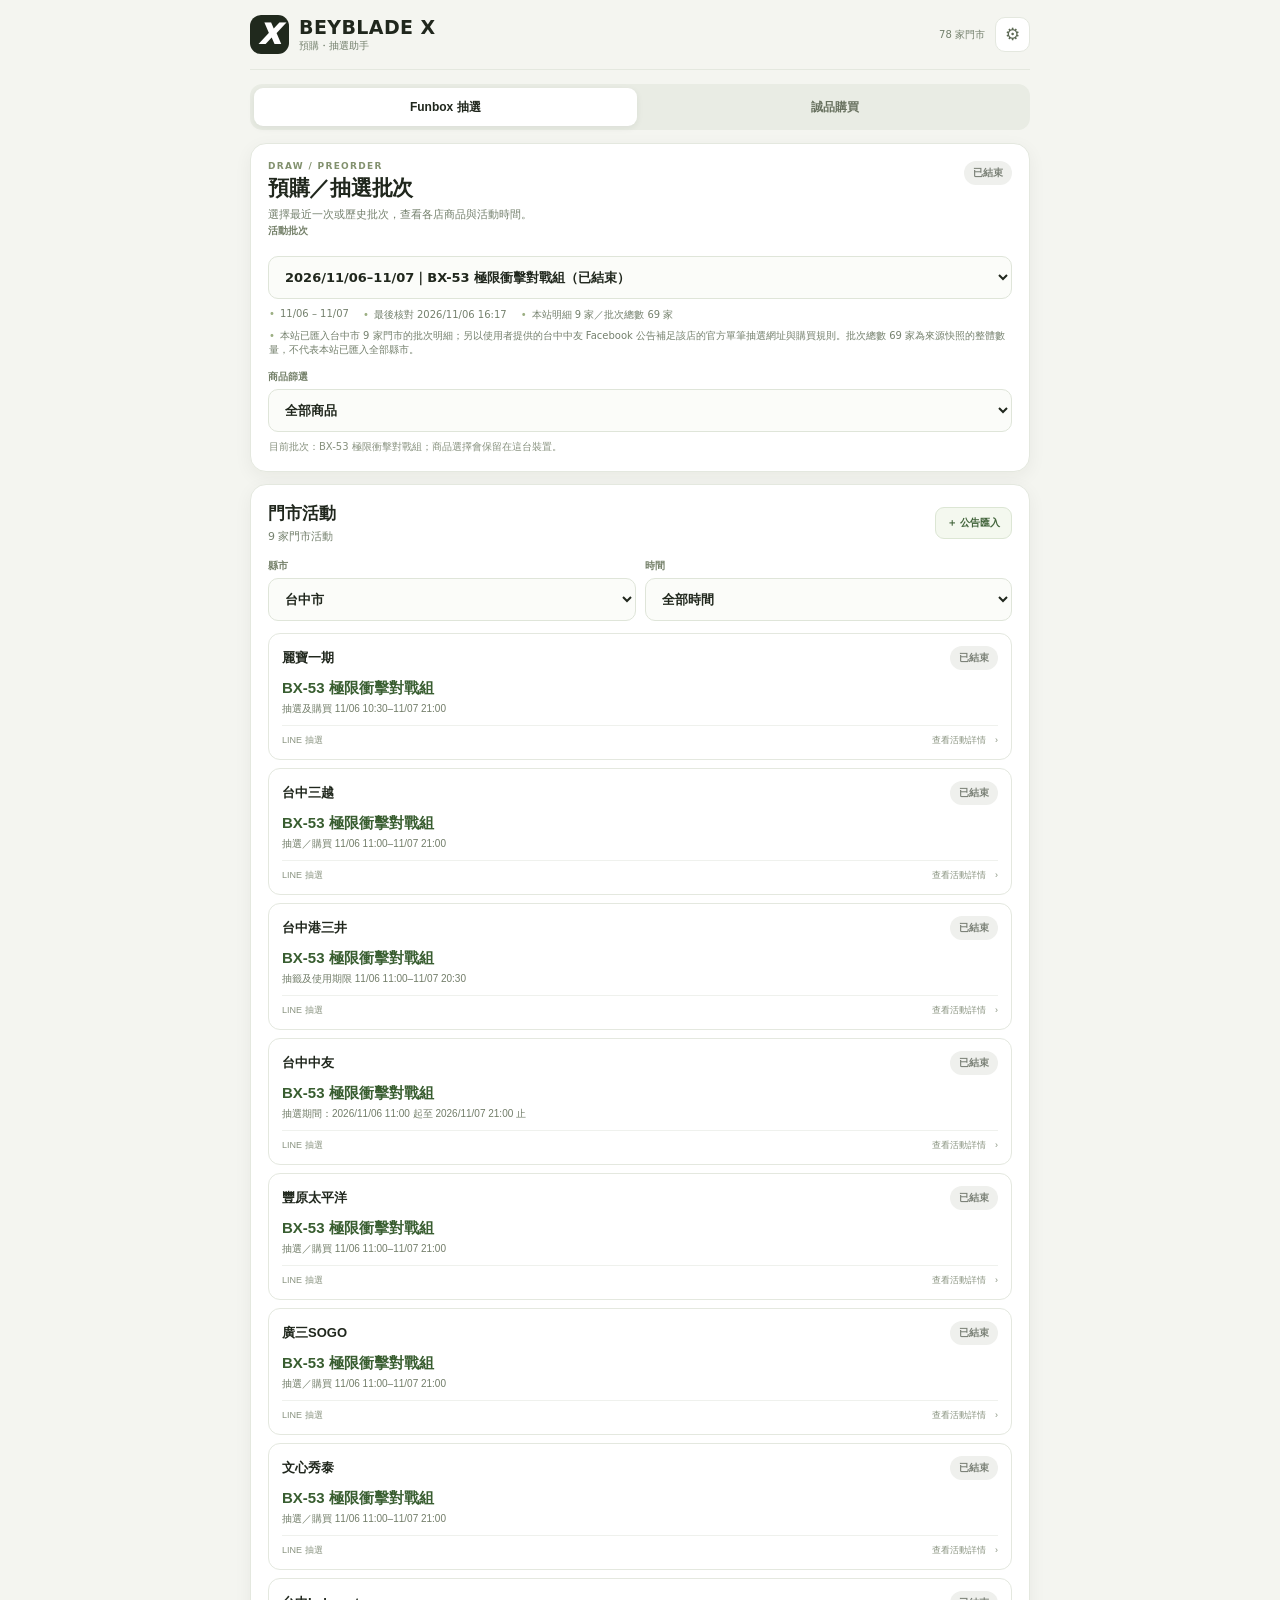
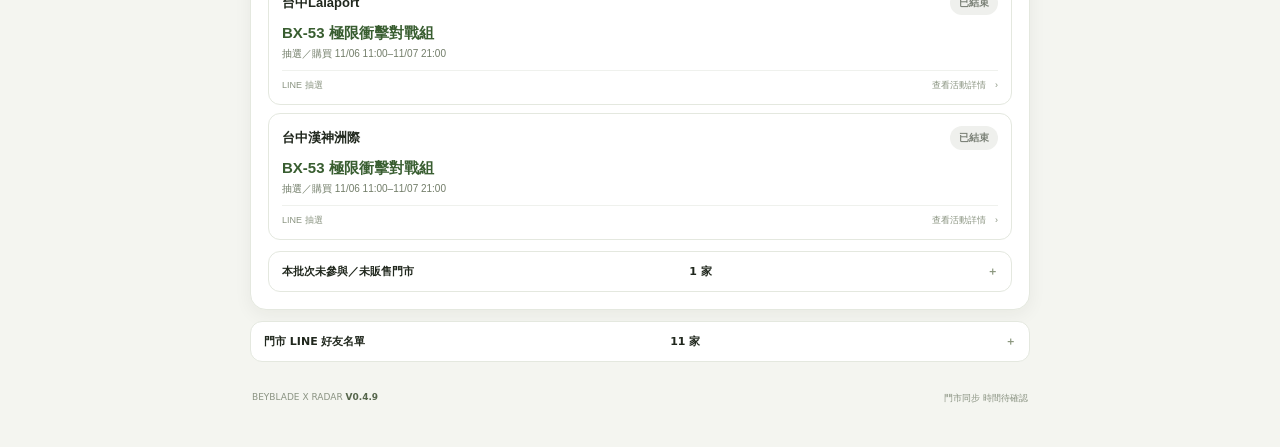
<file: radar/index.html>
<!doctype html>
<html lang="zh-Hant">
<head>
  <meta charset="utf-8">
  <meta name="viewport" content="width=device-width, initial-scale=1, viewport-fit=cover">
  <meta name="theme-color" content="#f4f5f0">
  <meta name="description" content="BEYBLADE X Funbox 預購與抽選資訊整理，整合全台門市、活動批次及誠品商品追蹤。">
  <title>BEYBLADE X｜預購抽選助手</title>
  <link rel="manifest" href="manifest.webmanifest">
  <link rel="icon" href="assets/icon.svg" type="image/svg+xml">
  <link rel="apple-touch-icon" href="assets/icon-192.png">
<style>
:root{--ink:#20271d;--muted:#74806d;--line:#e4e8df;--paper:#f4f5f0;--card:#fff;--green:#315d31;--lime:#d6ed83;--red:#9c493e;--shadow:0 5px 18px rgba(28,43,21,.055)}*{box-sizing:border-box}html{scroll-behavior:smooth}body{margin:0;background:var(--paper);color:var(--ink);font-family:system-ui,-apple-system,"Noto Sans TC",sans-serif;font-size:14px}.app-shell{width:min(780px,calc(100% - 28px));margin:0 auto;padding-bottom:30px}.topbar{height:70px;display:flex;align-items:center;justify-content:space-between;border-bottom:1px solid var(--line)}.brand{display:flex;align-items:center;gap:10px;color:var(--ink);text-decoration:none}.brand-mark{width:39px;height:39px;display:grid;place-items:center;background:#20291d;color:#fff;border-radius:11px;font-size:28px;font-weight:1000;font-style:italic}.brand strong{display:block;font-size:19px;letter-spacing:.4px}.brand small{display:block;color:var(--muted);font-size:10px;margin-top:1px}.header-actions{display:flex;align-items:center;gap:10px}.data-status{font-size:10px;color:var(--muted)}.icon-button{width:35px;height:35px;border:1px solid var(--line);border-radius:10px;background:#fff;color:#5d6954;font-size:17px}.top-tabs{display:flex;gap:7px;margin:14px 0 0;padding:4px;border-radius:12px;background:#e9ece4}.top-tab{flex:1;min-height:38px;border:0;border-radius:9px;background:transparent;color:#68715f;font-size:12px;font-weight:800}.top-tab.active{background:#fff;color:var(--ink);box-shadow:0 2px 7px #1b2b1712}.view{padding-top:13px}.batch-panel,.activity-panel,.eslite-panel{background:var(--card);border:1px solid var(--line);border-radius:16px;padding:17px;box-shadow:var(--shadow)}.section-title-row,.activity-heading{display:flex;align-items:flex-start;justify-content:space-between;gap:12px}.eyebrow{display:block;font-size:9px;letter-spacing:1.3px;font-weight:900;color:#82916e}.section-title-row h1{margin:3px 0 4px;font-size:21px;letter-spacing:-.3px}.section-title-row p,.activity-heading p{margin:0;color:var(--muted);font-size:11px;line-height:1.6}.status-pill{display:inline-flex;align-items:center;white-space:nowrap;padding:5px 9px;border-radius:999px;background:#edf0e8;color:#738064;font-size:10px;font-weight:800}.status-pill.active{background:#e5f4d8;color:#3d702d}.status-pill.pending{background:#fff1d9;color:#94651d}.status-pill.muted{background:#eff0ed;color:#7b8177}.select-field{display:flex;flex-direction:column;gap:5px;min-width:0}.select-field>span{font-size:10px;color:#75816a;font-weight:800}.select-field select{width:100%;height:43px;border:1px solid #dfe5d9;border-radius:10px;background:#fbfcf9;color:var(--ink);padding:0 12px;font:600 13px system-ui,-apple-system,"Noto Sans TC",sans-serif;outline:none}.select-field select:focus{border-color:#9bb77d;box-shadow:0 0 0 3px #a8c78c27}#batchSelect{margin-top:13px;font-size:13px}.batch-meta{display:flex;flex-wrap:wrap;gap:7px 14px;margin:9px 1px 13px;color:var(--muted);font-size:10px}.batch-meta span:before{content:'•';padding-right:5px;color:#9caf83}.product-select-field{margin-top:5px}.last-choice{margin:8px 1px 0;color:#87917e;font-size:10px}.activity-panel{margin-top:12px}.activity-heading{align-items:center;margin-bottom:14px}.activity-heading h2{margin:0 0 3px;font-size:17px}.mode-switch{display:flex;gap:3px;padding:3px;background:#eff1ec;border-radius:9px;flex:none}.mode-btn{min-height:30px;border:0;border-radius:7px;padding:0 10px;background:transparent;color:#68735f;font-size:10px;font-weight:800}.mode-btn.active{background:#fff;color:#2f5a2c;box-shadow:0 1px 5px #1b2b1712}.filter-row{display:grid;grid-template-columns:1fr 1fr;gap:9px;margin-bottom:12px}.queue-hint{margin:0 0 10px;padding:9px 11px;border-radius:9px;background:#f3f7ed;color:#5c7050;font-size:10px;line-height:1.65}.activity-list{display:grid;gap:8px}.activity-card{display:block;width:100%;padding:12px 13px;border:1px solid var(--line);border-radius:12px;background:#fff;text-align:left;color:var(--ink);cursor:pointer;transition:border-color .15s,background .15s}.activity-card:hover{border-color:#c4d3b9;background:#fcfef9}.activity-card-link{color:inherit;text-decoration:none}.activity-card-link:active{transform:translateY(1px)}.activity-card:focus-visible{outline:3px solid #b6d58f;outline-offset:2px}.activity-card-top{display:flex;justify-content:space-between;align-items:center;gap:8px}.store-title{font-size:13px;font-weight:900}.activity-product{display:block;margin:7px 0 4px;color:#385d30;font-size:15px;line-height:1.4}.activity-time{display:block;color:#727d69;font-size:10px}.activity-card-bottom{display:flex;justify-content:space-between;align-items:center;margin-top:9px;padding-top:8px;border-top:1px solid #eff1ed;color:#8a9481;font-size:9px}.subtle-details,.store-directory{margin-top:11px;border:1px solid var(--line);border-radius:12px;background:#fff;overflow:hidden}.subtle-details>summary,.store-directory>summary{display:flex;justify-content:space-between;align-items:center;gap:8px;padding:12px 13px;cursor:pointer;list-style:none;font-size:11px;font-weight:800}.subtle-details>summary::-webkit-details-marker,.store-directory>summary::-webkit-details-marker{display:none}.subtle-details>summary:after,.store-directory>summary:after{content:'＋';color:#8a967d}.subtle-details[open]>summary:after,.store-directory[open]>summary:after{content:'－'}.not-participating-list,.history-list{padding:0 13px 12px}.not-participating-item,.history-item{display:flex;justify-content:space-between;gap:8px;padding:7px 0;border-top:1px solid #f0f2ed;font-size:10px}.not-participating-item small,.history-item span{color:var(--muted)}.directory-tools{display:grid;grid-template-columns:160px 1fr;gap:9px;padding:12px;border-top:1px solid var(--line)}.directory-tools input{height:43px;min-width:0;border:1px solid #dfe5d9;border-radius:10px;padding:0 11px;font:12px system-ui}.store-list{padding:0 12px 12px}.store-row{display:flex;align-items:center;justify-content:space-between;gap:10px;min-height:58px;padding:9px 4px;border-bottom:1px solid #f0f2ed}.store-main{display:flex;flex-direction:column;gap:3px;min-width:0}.store-draw-link{color:inherit;text-decoration:none;cursor:pointer}.store-draw-link b{color:#2f5a2c}.store-draw-link small{color:#47743a!important;font-weight:800}.store-main b{font-size:12px}.store-main small{font-size:9px;color:var(--muted)}.store-actions{display:flex;align-items:center;gap:9px;flex:none}.fb-link{color:#74816a;text-decoration:none;font-size:9px;font-weight:700}.line-button{display:inline-flex;align-items:center;justify-content:center;min-height:34px;padding:0 11px;border-radius:8px;background:#e9f5df;color:#38642d;text-decoration:none;font-size:10px;font-weight:900;white-space:nowrap}.line-button.visited{background:#f0f1ed;color:#899182}.eslite-list{display:grid;gap:9px;margin-top:14px}.eslite-card{display:grid;grid-template-columns:62px minmax(0,1fr) auto;align-items:center;gap:11px;padding:11px;border:1px solid var(--line);border-radius:12px}.eslite-product-code{display:grid;place-items:center;min-height:54px;border-radius:9px;background:#edf2e6;color:#46643b;font-weight:900}.eslite-product-copy{display:flex;flex-direction:column;gap:4px;min-width:0}.eslite-product-copy b{font-size:12px}.eslite-product-copy span,.eslite-product-copy small{font-size:9px;color:var(--muted);line-height:1.45}.app-footer{display:flex;justify-content:space-between;gap:9px;margin-top:18px;padding:12px 2px;color:#8a9382;font-size:9px}.app-footer b{color:#55654b}.empty-state{padding:20px 12px;border:1px dashed #dce3d5;border-radius:11px;color:#7c8772;text-align:center;font-size:11px;line-height:1.7}.empty-state b{color:#4d5e43}.dialog{width:min(520px,calc(100% - 24px));max-height:min(88vh,760px);overflow:auto;border:1px solid var(--line);border-radius:18px;padding:17px;background:#fff;color:var(--ink);box-shadow:0 20px 60px #17220f30}.dialog::backdrop{background:#12190f70;backdrop-filter:blur(3px)}.dialog-head{display:flex;justify-content:space-between;align-items:flex-start;gap:12px;margin-bottom:14px}.dialog-head h2{margin:4px 0 0;font-size:19px}.close-button{width:32px;height:32px;border:0;border-radius:9px;background:#f0f2ed;color:#69735f;font-size:22px}.detail-content{display:grid;gap:0}.detail-row{display:flex;justify-content:space-between;gap:14px;padding:11px 2px;border-bottom:1px solid #eff1ec;font-size:11px}.detail-row span{color:var(--muted)}.detail-row b{text-align:right}.event-note,.dialog-note,.dialog-lead{font-size:10px;line-height:1.7;color:var(--muted)}.dialog-actions{display:flex;flex-wrap:wrap;gap:8px;margin-top:15px}.dialog-actions a,.dialog-actions button{display:inline-flex;align-items:center;justify-content:center;min-height:40px;padding:0 14px;border:0;border-radius:9px;text-decoration:none;font-size:11px;font-weight:800}.primary-button{background:#2d552c;color:#fff}.secondary-button{background:#edf1e9;color:#53634c}.disabled-button{background:#eff0ed;color:#969b90;cursor:not-allowed}.small-dialog{width:min(410px,calc(100% - 24px))}.vertical-actions{display:flex;flex-direction:column}.vertical-actions>*{width:100%}.settings-list{display:grid;gap:7px}.settings-row{position:relative;display:flex;justify-content:space-between;align-items:center;gap:12px;width:100%;padding:11px;border:1px solid var(--line);border-radius:10px;background:#fff;color:var(--ink);text-align:left}.settings-row span{display:grid;gap:3px}.settings-row b{font-size:11px}.settings-row small{font-size:9px;color:var(--muted)}.settings-row strong{font-size:16px;color:#7a896d}.import-row input{position:absolute;inset:0;width:100%;opacity:0;cursor:pointer}.toast-region{position:fixed;left:50%;bottom:17px;z-index:30;transform:translateX(-50%);width:min(420px,calc(100% - 24px));pointer-events:none}.toast{padding:11px 14px;border-radius:10px;background:#202a1d;color:white;font-size:11px;box-shadow:var(--shadow)}
.activity-heading-tools{display:flex;align-items:center;gap:7px;flex:none}.import-open-btn{min-height:32px;padding:0 11px;border:1px solid #dce6d4;border-radius:9px;background:#f4f8ef;color:#41633a;font-size:10px;font-weight:900;white-space:nowrap}.import-open-btn:hover{background:#eaf3e2}.import-dialog{width:min(650px,calc(100% - 20px));max-height:min(92vh,900px)}.import-intro{margin:-3px 0 13px;padding:10px 12px;border-radius:10px;background:#f3f7ed;color:#586d4d;font-size:10px;line-height:1.7}.import-form{display:grid;gap:11px}.import-grid{display:grid;grid-template-columns:1fr 1fr;gap:9px}.import-field{display:flex;flex-direction:column;gap:5px;min-width:0}.import-field>span{font-size:10px;color:#75816a;font-weight:800}.import-field input,.import-field select,.import-field textarea{width:100%;min-width:0;border:1px solid #dfe5d9;border-radius:9px;background:#fbfcf9;color:var(--ink);padding:10px 11px;font:12px system-ui,-apple-system,"Noto Sans TC",sans-serif;outline:none}.import-field input,.import-field select{height:40px}.import-field textarea{min-height:108px;resize:vertical;line-height:1.6}.import-field input:focus,.import-field select:focus,.import-field textarea:focus{border-color:#9bb77d;box-shadow:0 0 0 3px #a8c78c27}.import-parse-row{display:flex;align-items:center;gap:9px;flex-wrap:wrap}.import-parse-btn,.import-save-btn,.import-export-btn{min-height:39px;padding:0 13px;border:0;border-radius:9px;font-size:11px;font-weight:900}.import-parse-btn{background:#edf1e9;color:#53634c}.import-save-btn{background:#2d552c;color:#fff}.import-export-btn{background:#e9f5df;color:#38642d}.import-parse-status{font-size:10px;color:#738064;line-height:1.5}.import-section-title{margin:3px 0 -3px;font-size:11px;font-weight:900;color:#485b3f}.import-check{display:flex;align-items:flex-start;gap:8px;padding:10px 11px;border:1px solid #e5eadf;border-radius:9px;background:#fbfcf9;font-size:10px;line-height:1.6;color:#5d6c52}.import-check input{margin:2px 0 0;accent-color:#315d31}.import-divider{height:1px;background:#edf0e9;margin:3px 0}.pending-drafts{display:grid;gap:7px}.pending-draft{display:flex;align-items:center;justify-content:space-between;gap:10px;padding:9px 10px;border:1px solid #e7ebdf;border-radius:9px;background:#fff}.pending-draft span{display:grid;gap:3px;min-width:0}.pending-draft b{font-size:10px}.pending-draft small{font-size:9px;color:var(--muted)}.pending-draft button{border:0;background:#f3efed;color:#8b5b51;border-radius:7px;padding:6px 9px;font-size:9px;flex:none}.import-bottom-actions{display:flex;gap:8px;flex-wrap:wrap}.import-guide{font-size:10px;line-height:1.7;color:#77826d;margin:0}.import-guide code{font-size:9px;background:#f0f2ed;padding:2px 4px;border-radius:4px}.import-url-note{font-size:9px;color:#7c8772;margin-top:-3px}
@media(max-width:600px){.activity-heading{align-items:flex-start}.activity-heading-tools{flex-direction:column-reverse;align-items:flex-end;gap:5px}.activity-heading-tools .mode-switch{max-width:100%}.activity-heading-tools .mode-btn{padding:0 8px}.import-grid{grid-template-columns:1fr}.import-dialog{padding:14px}.import-open-btn{font-size:9px;padding:0 9px}}

[hidden]{display:none!important}
@media(max-width:600px){.app-shell{width:calc(100% - 20px)}.topbar{height:60px}.brand-mark{width:34px;height:34px;font-size:24px}.brand strong{font-size:17px}.batch-panel,.activity-panel,.eslite-panel{padding:13px;border-radius:14px}.section-title-row h1{font-size:19px}.section-title-row p{font-size:10px}.filter-row{grid-template-columns:1fr 1fr;gap:7px}.select-field select{height:41px;font-size:12px}.activity-heading h2{font-size:16px}.activity-card{padding:11px}.activity-card-top{align-items:flex-start}.store-title{font-size:12px}.activity-product{font-size:14px}.directory-tools{grid-template-columns:1fr}.store-row{min-height:55px}.store-actions{gap:7px}.fb-link{font-size:9px}.line-button{min-height:32px;padding:0 9px}.eslite-card{grid-template-columns:47px minmax(0,1fr);gap:8px}.eslite-product-code{min-height:45px;font-size:11px}.eslite-card>.line-button{grid-column:2;justify-self:start}.app-footer{flex-direction:column;gap:3px}.mode-btn{padding:0 8px;font-size:9px}.batch-meta{font-size:9px}}
@media(prefers-reduced-motion:reduce){*{scroll-behavior:auto!important;transition:none!important}}

</style>
</head>
<body>
<div class="app-shell" id="top">
  <header class="topbar">
    <a class="brand" href="#top" aria-label="回到首頁"><span class="brand-mark">X</span><span><strong>BEYBLADE X</strong><small>預購・抽選助手</small></span></a>
    <div class="header-actions"><span id="dataStatus" class="data-status">資料載入中</span><button id="settingsOpen" class="icon-button" type="button" aria-label="設定">⚙</button></div>
  </header>

  <nav class="top-tabs" aria-label="功能切換">
    <button class="top-tab active" data-tab="funbox" type="button">Funbox 抽選</button>
    <button class="top-tab" data-tab="eslite" type="button">誠品購買</button>
  </nav>

  <main>
    <section id="funboxView" class="view">
      <section class="batch-panel">
        <div class="section-title-row"><div><span class="eyebrow">DRAW / PREORDER</span><h1>預購／抽選批次</h1><p>選擇最近一次或歷史批次，查看各店商品與活動時間。</p></div><span id="batchStatus" class="status-pill muted">讀取中</span></div>
        <label class="select-field"><span>活動批次</span><select id="batchSelect"><option value="">載入批次…</option></select></label>
        <div class="batch-meta" id="batchMeta">尚未載入批次資料</div>
        <label class="select-field product-select-field"><span>商品篩選</span><select id="batchProductSelect"><option value="all">全部商品</option></select></label>
        <p class="last-choice" id="lastChoice">上次選擇的商品會保留在這台裝置。</p>
      </section>

      <section class="activity-panel">
        <div class="activity-heading"><div><h2>門市活動</h2><p id="activityCount">—</p></div><div class="activity-heading-tools"><button class="import-open-btn" id="importActivityOpen" type="button">＋ 公告匯入</button><div class="mode-switch" id="modeSwitch" role="group" aria-label="處理模式"><button type="button" class="mode-btn active" data-mode="manual">手動</button><button type="button" class="mode-btn" data-mode="queue">連續處理</button></div></div></div>
        <div class="filter-row"><label class="select-field region-field"><span>縣市</span><select id="regionSelect"></select></label><label class="select-field time-field"><span>時間</span><select id="timeSelect"><option value="all">全部時間</option></select></label></div>
        <p class="queue-hint" id="queueHint" hidden>連續處理會依序開啟每家官方活動頁；返回後由你確認是否完成，再進入下一家。本站不會代替你提交抽選。</p>
        <div id="activityList" class="activity-list"><div class="empty-state">活動資料載入中…</div></div>
        <details id="notParticipatingPanel" class="subtle-details" hidden><summary>本批次未參與／未販售門市 <span id="notParticipatingCount"></span></summary><div id="notParticipatingList" class="not-participating-list"></div></details>
      </section>

      <details class="store-directory" id="storeDirectory">
        <summary><span>門市 LINE 好友名單</span><span id="storeCount">— 家</span></summary>
        <div class="directory-tools"><label class="select-field"><span>縣市</span><select id="storeRegionSelect"></select></label><input id="storeSearch" type="search" placeholder="搜尋門市名稱或 LINE ID"></div>
        <div class="store-list" id="storeList"></div>
      </details>
    </section>

    <section id="esliteView" class="view" hidden>
      <section class="eslite-panel"><div class="section-title-row"><div><span class="eyebrow">ESLITE ONLINE</span><h1>誠品商品</h1><p>追蹤的商品及最後確認狀態。</p></div></div><div id="esliteList" class="eslite-list"></div></section>
    </section>
  </main>
  <footer class="app-footer"><span>BEYBLADE X RADAR <b>V0.4.9</b></span><span id="updatedAt">資料時間尚未確認</span></footer>
</div>

<dialog id="eventDialog" class="dialog">
  <div class="dialog-head"><div><span class="eyebrow">ACTIVITY DETAIL</span><h2 id="detailTitle">活動詳情</h2></div><button class="close-button" type="button" data-close="eventDialog">×</button></div>
  <div id="detailContent" class="detail-content"></div>
  <div class="dialog-actions" id="detailActions"></div>
  <p class="dialog-note" id="detailNote"></p>
</dialog>

<dialog id="queueDialog" class="dialog small-dialog">
  <div class="dialog-head"><div><span class="eyebrow">CONTINUE</span><h2>這家門市處理完成了嗎？</h2></div><button class="close-button" type="button" data-close="queueDialog">×</button></div>
  <p class="dialog-lead" id="queueReturnText">返回本站後，請確認這筆活動是否已完成。</p>
  <div class="dialog-actions vertical-actions"><button id="queueCompleted" class="primary-button" type="button">已完成，下一家</button><button id="queueLater" class="secondary-button" type="button">尚未完成，稍後再處理</button></div>
</dialog>

<dialog id="settingsDialog" class="dialog small-dialog">
  <div class="dialog-head"><div><span class="eyebrow">SETTINGS</span><h2>設定與備份</h2></div><button class="close-button" type="button" data-close="settingsDialog">×</button></div>
  <div class="settings-list">
    <button id="exportButton" class="settings-row" type="button"><span><b>匯出個人紀錄</b><small>備份批次、商品選擇及處理進度</small></span><strong>↓</strong></button>
    <label class="settings-row import-row"><span><b>匯入個人紀錄</b><small>從 JSON 還原備份</small></span><strong>↑</strong><input id="importInput" type="file" accept="application/json"></label>
    <button id="resetProgress" class="settings-row" type="button"><span><b>清除抽選處理紀錄</b><small>保留活動及商品資料</small></span><strong>↺</strong></button>
  </div>
  <p class="dialog-note">抽選入口僅在取得該活動的官方網址後啟用。本站不會讀取 LINE／誠品密碼，也不會代替你提交抽選或付款。</p>
</dialog>

<dialog id="importActivityDialog" class="dialog import-dialog">
  <div class="dialog-head"><div><span class="eyebrow">ACTIVITY IMPORT</span><h2>公告匯入</h2></div><button class="close-button" type="button" data-close="importActivityDialog">×</button></div>
  <p class="import-intro">把 Funbox Facebook／LINE 公告文字貼在下方，系統會協助辨識商品型號、活動時間及可能的抽選網址。辨識結果請自行核對，尤其要分清楚「抽選網址」與「LINE 好友網址」。</p>
  <div class="import-form">
    <label class="import-field"><span>公告所屬門市</span><select id="impStore"><option value="">載入門市…</option></select></label>
    <label class="import-field"><span>貼上公告全文</span><textarea id="impText" placeholder="將 Facebook 貼文文字完整複製到這裡……&#10;&#10;例如：&#10;BX-53 極限衝擊對戰組&#10;抽選期間：2026/11/06 11:00 至 2026/11/07 21:00&#10;抽選網址：https://lin.ee/xxxxxxxx"></textarea></label>
    <div class="import-parse-row"><button class="import-parse-btn" id="parseAnnouncement" type="button">辨識公告內容</button><span class="import-parse-status" id="importParseStatus">貼上文字後按「辨識公告內容」。</span></div>
    <div class="import-divider"></div>
    <div class="import-section-title">確認辨識結果（可自行修改）</div>
    <div class="import-grid">
      <label class="import-field"><span>商品型號</span><input id="impProductCode" placeholder="例如 BX-53"></label>
      <label class="import-field"><span>商品名稱</span><input id="impProductName" placeholder="例如 極限衝擊對戰組"></label>
      <label class="import-field"><span>活動開始時間</span><input id="impStart" type="datetime-local"></label>
      <label class="import-field"><span>活動截止時間</span><input id="impEnd" type="datetime-local"></label>
      <label class="import-field"><span>活動方式</span><select id="impMethod"><option value="unknown">請確認活動方式</option><option value="line-draw">LINE 抽選</option><option value="preorder">預購</option><option value="in-store">現場販售</option><option value="online">線上販售</option></select></label>
      <label class="import-field"><span>公告貼文網址（選填）</span><input id="impAnnouncementUrl" type="url" placeholder="https://www.facebook.com/..."></label>
      <label class="import-field" style="grid-column:1/-1"><span>該活動官方抽選網址（請確認是單筆活動連結）</span><input id="impDrawUrl" type="url" placeholder="https://lin.ee/..."></label>
      <p class="import-url-note" style="grid-column:1/-1">不會將門市粉專或 LINE 好友網址自動當成抽選網址。抽選網址只有在核對後才會成為一鍵入口。</p>
      <label class="import-field" style="grid-column:1/-1"><span>活動規則／備註（選填）</span><textarea id="impNote" placeholder="可貼上限購數量、年齡限制、報到時間、逾時規定等。"></textarea></label>
    </div>
    <label class="import-check"><input type="checkbox" id="impVerified"><span>我已確認門市、商品、活動起訖時間及官方抽選網址正確。勾選後，系統才會依日期啟用一鍵抽選入口；若沒有抽選網址，仍不會出現直達按鈕。</span></label>
    <div class="import-bottom-actions"><button class="import-save-btn" id="saveActivityDraft" type="button">加入本機待發布資料</button></div>
    <div class="import-divider"></div>
    <div class="import-section-title">待發布活動 <span id="pendingDraftCount"></span></div>
    <div class="pending-drafts" id="pendingDraftList"><div class="empty-state">尚無本機匯入項目。</div></div>
    <div class="import-bottom-actions"><button class="import-export-btn" id="exportActivityData" type="button">下載完整 draw-batches.json</button><button class="import-parse-btn" id="clearActivityDrafts" type="button">清空本機待發布</button></div>
    <p class="import-guide">新增內容先保存在這台裝置，不會自動公開給其他使用者。要發布到網站：下載 JSON，再到 GitHub 的 <code>radar/data/</code> 覆蓋 <code>draw-batches.json</code>，提交後所有訪客才會看到。建議先保留原檔備份。</p>
    <p class="import-guide">Facebook 貼文無法只靠 GitHub Pages 直接穩定讀取；目前採「複製公告文字 → 自動辨識 → 核對 → 匯出」方式，不會使用登入 Cookie 或非授權爬取。</p>
  </div>
</dialog>
<div id="toastRegion" class="toast-region" aria-live="polite"></div>

<script type="application/json" id="embeddedData">{"stores":[{"storeId":"tw-tw-tpe-funbox-01","regionId":"TW-TPE","regionName":"台北市","brand":"Funbox","name":"台北忠孝遠東SOGO","aliases":[],"address":null,"phone":null,"lineId":"@lcn7452p","lineUrl":"https://line.me/R/ti/p/@lcn7452p","facebookUrl":"https://www.facebook.com/funboxsogo","sourceType":"user-provided-directory","verificationStatus":"provided-not-individually-verified","lastVerifiedAt":null,"active":true,"regionAssignmentStatus":"inferred-from-store-name-or-mall-location"},{"storeId":"tw-tw-tpe-funbox-02","regionId":"TW-TPE","regionName":"台北市","brand":"Funbox","name":"三越南西","aliases":["新光三越"],"address":null,"phone":null,"lineId":"@626iceit","lineUrl":"https://line.me/R/ti/p/@626iceit","facebookUrl":"https://www.facebook.com/share/1BuSqwADRT/","sourceType":"user-provided-directory","verificationStatus":"provided-not-individually-verified","lastVerifiedAt":null,"active":true,"regionAssignmentStatus":"inferred-from-store-name-or-mall-location"},{"storeId":"tw-tw-tpe-funbox-03","regionId":"TW-TPE","regionName":"台北市","brand":"Funbox","name":"三越站前","aliases":["新光三越"],"address":null,"phone":null,"lineId":"@631ovgxp","lineUrl":"https://line.me/R/ti/p/@631ovgxp","facebookUrl":"https://www.facebook.com/profile.php?id=61593176934292","sourceType":"user-provided-directory","verificationStatus":"provided-not-individually-verified","lastVerifiedAt":null,"active":true,"regionAssignmentStatus":"inferred-from-store-name-or-mall-location"},{"storeId":"tw-tw-tpe-funbox-04","regionId":"TW-TPE","regionName":"台北市","brand":"Funbox","name":"天母SOGO","aliases":[],"address":null,"phone":null,"lineId":"@377cbfue","lineUrl":"https://line.me/R/ti/p/@377cbfue","facebookUrl":"https://www.facebook.com/profile.php?id=61592597564673","sourceType":"user-provided-directory","verificationStatus":"provided-not-individually-verified","lastVerifiedAt":null,"active":true,"regionAssignmentStatus":"inferred-from-store-name-or-mall-location"},{"storeId":"tw-tw-tpe-funbox-05","regionId":"TW-TPE","regionName":"台北市","brand":"Funbox","name":"高島屋百貨","aliases":[],"address":null,"phone":null,"lineId":"@xbm4599s","lineUrl":"https://line.me/R/ti/p/@xbm4599s","facebookUrl":"https://www.facebook.com/ybg5152n","sourceType":"user-provided-directory","verificationStatus":"provided-not-individually-verified","lastVerifiedAt":null,"active":true,"regionAssignmentStatus":"inferred-from-store-name-or-mall-location"},{"storeId":"tw-tw-nwt-funbox-06","regionId":"TW-NWT","regionName":"新北市","brand":"Funbox","name":"比漾廣場","aliases":[],"address":null,"phone":null,"lineId":"@ufq5307a","lineUrl":"https://line.me/R/ti/p/@ufq5307a","facebookUrl":"https://www.facebook.com/profile.php?id=61592677934745","sourceType":"user-provided-directory","verificationStatus":"provided-not-individually-verified","lastVerifiedAt":null,"active":true,"regionAssignmentStatus":"inferred-from-store-name-or-mall-location"},{"storeId":"tw-tw-tao-funbox-07","regionId":"TW-TAO","regionName":"桃園市","brand":"Funbox","name":"桃園站前","aliases":[],"address":null,"phone":null,"lineId":"@fcm1241y","lineUrl":"https://line.me/R/ti/p/@fcm1241y","facebookUrl":"https://www.facebook.com/profile.php?id=100064059014450","sourceType":"user-provided-directory","verificationStatus":"provided-not-individually-verified","lastVerifiedAt":null,"active":true,"regionAssignmentStatus":"inferred-from-store-name-or-mall-location"},{"storeId":"tw-tw-tao-funbox-08","regionId":"TW-TAO","regionName":"桃園市","brand":"Funbox","name":"桃園遠東","aliases":[],"address":null,"phone":null,"lineId":"@bix0595a","lineUrl":"https://line.me/R/ti/p/@bix0595a","facebookUrl":"https://www.facebook.com/profile.php?id=100064240476385","sourceType":"user-provided-directory","verificationStatus":"provided-not-individually-verified","lastVerifiedAt":null,"active":true,"regionAssignmentStatus":"inferred-from-store-name-or-mall-location"},{"storeId":"tw-tw-tpe-funbox-09","regionId":"TW-TPE","regionName":"台北市","brand":"Funbox","name":"信義新天地A8館","aliases":[],"address":null,"phone":null,"lineId":"@983dfazy","lineUrl":"https://line.me/R/ti/p/@983dfazy","facebookUrl":"https://www.facebook.com/profile.php?id=61593106704912\u0026locale=zh_TW","sourceType":"user-provided-directory","verificationStatus":"provided-not-individually-verified","lastVerifiedAt":null,"active":true,"regionAssignmentStatus":"inferred-from-store-name-or-mall-location"},{"storeId":"tw-tw-hsz-funbox-10","regionId":"TW-HSZ","regionName":"新竹市","brand":"Funbox","name":"新竹遠東","aliases":[],"address":null,"phone":null,"lineId":"@822rfnmr","lineUrl":"https://line.me/R/ti/p/@822rfnmr","facebookUrl":"https://www.facebook.com/profile.php?id=61591842121755","sourceType":"user-provided-directory","verificationStatus":"provided-not-individually-verified","lastVerifiedAt":null,"active":true,"regionAssignmentStatus":"inferred-from-store-name-or-mall-location"},{"storeId":"tw-tw-tao-funbox-11","regionId":"TW-TAO","regionName":"桃園市","brand":"Funbox","name":"中壢SOGO","aliases":[],"address":null,"phone":null,"lineId":"@xcs3672w","lineUrl":"https://line.me/R/ti/p/@xcs3672w","facebookUrl":"https://www.facebook.com/profile.php?id=61558958859748","sourceType":"user-provided-directory","verificationStatus":"provided-not-individually-verified","lastVerifiedAt":null,"active":true,"regionAssignmentStatus":"inferred-from-store-name-or-mall-location"},{"storeId":"tw-tw-nwt-funbox-12","regionId":"TW-NWT","regionName":"新北市","brand":"Funbox","name":"板橋遠東","aliases":[],"address":null,"phone":null,"lineId":"@083zoknr","lineUrl":"https://line.me/R/ti/p/@083zoknr","facebookUrl":"https://www.facebook.com/share/1BmnHxAaZ7/?mibextid=wwXIfr","sourceType":"user-provided-directory","verificationStatus":"provided-not-individually-verified","lastVerifiedAt":null,"active":true,"regionAssignmentStatus":"inferred-from-store-name-or-mall-location"},{"storeId":"tw-tw-nwt-funbox-13","regionId":"TW-NWT","regionName":"新北市","brand":"Funbox","name":"中和環球","aliases":[],"address":null,"phone":null,"lineId":"@zgq9395a","lineUrl":"https://line.me/R/ti/p/@zgq9395a","facebookUrl":"https://www.facebook.com/profile.php?id=61575325211390\u0026locale=zh_TW","sourceType":"user-provided-directory","verificationStatus":"provided-not-individually-verified","lastVerifiedAt":null,"active":true,"regionAssignmentStatus":"inferred-from-store-name-or-mall-location"},{"storeId":"tw-tw-nwt-funbox-14","regionId":"TW-NWT","regionName":"新北市","brand":"Funbox","name":"板橋大遠百","aliases":[],"address":null,"phone":null,"lineId":"@585clqqg","lineUrl":"https://line.me/R/ti/p/@585clqqg","facebookUrl":"https://www.facebook.com/profile.php?id=61584956488867","sourceType":"user-provided-directory","verificationStatus":"provided-not-individually-verified","lastVerifiedAt":null,"active":true,"regionAssignmentStatus":"inferred-from-store-name-or-mall-location"},{"storeId":"tw-tw-hsz-funbox-15","regionId":"TW-HSZ","regionName":"新竹市","brand":"Funbox","name":"新竹巨城","aliases":[],"address":null,"phone":null,"lineId":"@532otwmb","lineUrl":"https://line.me/R/ti/p/@532otwmb","facebookUrl":"https://www.facebook.com/share/1D2TZJ7pr3/?mibextid=wwXIfr","sourceType":"user-provided-directory","verificationStatus":"provided-not-individually-verified","lastVerifiedAt":null,"active":true,"regionAssignmentStatus":"inferred-from-store-name-or-mall-location"},{"storeId":"tw-tw-tpe-funbox-16","regionId":"TW-TPE","regionName":"台北市","brand":"Funbox","name":"美麗華","aliases":[],"address":null,"phone":null,"lineId":"@660hextn","lineUrl":"https://line.me/R/ti/p/@660hextn","facebookUrl":"https://www.facebook.com/profile.php?id=61592730395195","sourceType":"user-provided-directory","verificationStatus":"provided-not-individually-verified","lastVerifiedAt":null,"active":true,"regionAssignmentStatus":"inferred-from-store-name-or-mall-location"},{"storeId":"tw-tw-tao-funbox-17","regionId":"TW-TAO","regionName":"桃園市","brand":"Funbox","name":"中壢大江","aliases":[],"address":null,"phone":null,"lineId":"@099ldnvw","lineUrl":"https://line.me/R/ti/p/@099ldnvw","facebookUrl":"https://www.facebook.com/profile.php?id=100063657227053","sourceType":"user-provided-directory","verificationStatus":"provided-not-individually-verified","lastVerifiedAt":null,"active":true,"regionAssignmentStatus":"inferred-from-store-name-or-mall-location"},{"storeId":"tw-tw-ila-funbox-18","regionId":"TW-ILA","regionName":"宜蘭縣","brand":"Funbox","name":"新月廣場","aliases":["蘭城新月廣場"],"address":null,"phone":null,"lineId":"@027iendl","lineUrl":"https://line.me/R/ti/p/@027iendl","facebookUrl":"https://www.facebook.com/funboxtoyluna/","sourceType":"user-provided-directory","verificationStatus":"provided-not-individually-verified","lastVerifiedAt":null,"active":true,"regionAssignmentStatus":"inferred-from-store-name-or-mall-location"},{"storeId":"tw-tw-tpe-funbox-19","regionId":"TW-TPE","regionName":"台北市","brand":"Funbox","name":"潤泰南港車站店","aliases":[],"address":null,"phone":null,"lineId":"@924tguor","lineUrl":"https://line.me/R/ti/p/@924tguor","facebookUrl":"https://www.facebook.com/profile.php?id=61592736394851","sourceType":"user-provided-directory","verificationStatus":"provided-not-individually-verified","lastVerifiedAt":null,"active":true,"regionAssignmentStatus":"inferred-from-store-name-or-mall-location"},{"storeId":"tw-tw-mia-funbox-20","regionId":"TW-MIA","regionName":"苗栗縣","brand":"Funbox","name":"苗栗尚順","aliases":[],"address":null,"phone":null,"lineId":"@185vowmo","lineUrl":"https://line.me/R/ti/p/@185vowmo","facebookUrl":"https://www.facebook.com/share/1DZmr5Njyk/?mibextid=wwXIfr","sourceType":"user-provided-directory","verificationStatus":"provided-not-individually-verified","lastVerifiedAt":null,"active":true,"regionAssignmentStatus":"inferred-from-store-name-or-mall-location"},{"storeId":"tw-tw-nwt-funbox-21","regionId":"TW-NWT","regionName":"新北市","brand":"Funbox","name":"汐科遠雄","aliases":[],"address":null,"phone":null,"lineId":"@mhb3876c","lineUrl":"https://line.me/R/ti/p/@mhb3876c","facebookUrl":"https://www.facebook.com/profile.php?id=61592991209842","sourceType":"user-provided-directory","verificationStatus":"provided-not-individually-verified","lastVerifiedAt":null,"active":true,"regionAssignmentStatus":"inferred-from-store-name-or-mall-location"},{"storeId":"tw-tw-tao-funbox-22","regionId":"TW-TAO","regionName":"桃園市","brand":"Funbox","name":"桃園環球A8","aliases":[],"address":null,"phone":null,"lineId":"@lae4656h","lineUrl":"https://line.me/R/ti/p/@lae4656h","facebookUrl":"https://www.facebook.com/profile.php?id=61591728303067","sourceType":"user-provided-directory","verificationStatus":"provided-not-individually-verified","lastVerifiedAt":null,"active":true,"regionAssignmentStatus":"inferred-from-store-name-or-mall-location"},{"storeId":"tw-tw-hsz-funbox-23","regionId":"TW-HSZ","regionName":"新竹市","brand":"Funbox","name":"新竹遠雄湳雅","aliases":[],"address":null,"phone":null,"lineId":"@agl4214l","lineUrl":"https://line.me/R/ti/p/@agl4214l","facebookUrl":"https://www.facebook.com/profile.php?id=61592712696197","sourceType":"user-provided-directory","verificationStatus":"provided-not-individually-verified","lastVerifiedAt":null,"active":true,"regionAssignmentStatus":"inferred-from-store-name-or-mall-location"},{"storeId":"tw-tw-nwt-funbox-24","regionId":"TW-NWT","regionName":"新北市","brand":"Funbox","name":"樹林秀泰","aliases":[],"address":null,"phone":null,"lineId":"@046txnme","lineUrl":"https://line.me/R/ti/p/@046txnme","facebookUrl":"https://www.facebook.com/profile.php?id=61591486063647","sourceType":"user-provided-directory","verificationStatus":"provided-not-individually-verified","lastVerifiedAt":null,"active":true,"regionAssignmentStatus":"inferred-from-store-name-or-mall-location"},{"storeId":"tw-tw-nwt-funbox-25","regionId":"TW-NWT","regionName":"新北市","brand":"Funbox","name":"淡水禮萊廣場","aliases":[],"address":null,"phone":null,"lineId":"@944creff","lineUrl":"https://line.me/R/ti/p/@944creff","facebookUrl":"https://www.facebook.com/share/1Db8rVD6Hk/?mibextid=wwXIfr","sourceType":"user-provided-directory","verificationStatus":"provided-not-individually-verified","lastVerifiedAt":null,"active":true,"regionAssignmentStatus":"inferred-from-store-name-or-mall-location"},{"storeId":"tw-tw-tpe-funbox-26","regionId":"TW-TPE","regionName":"台北市","brand":"Funbox","name":"天母三越","aliases":[],"address":null,"phone":null,"lineId":"@237annfd","lineUrl":"https://line.me/R/ti/p/@237annfd","facebookUrl":"https://www.facebook.com/share/1K6XRBMujq/","sourceType":"user-provided-directory","verificationStatus":"provided-not-individually-verified","lastVerifiedAt":null,"active":true,"regionAssignmentStatus":"inferred-from-store-name-or-mall-location"},{"storeId":"tw-tw-tpe-funbox-27","regionId":"TW-TPE","regionName":"台北市","brand":"Funbox","name":"遠百信義A13","aliases":[],"address":null,"phone":null,"lineId":"@020sqlyp","lineUrl":"https://line.me/R/ti/p/@020sqlyp","facebookUrl":"https://www.facebook.com/profile.php?id=61551944767554","sourceType":"user-provided-directory","verificationStatus":"provided-not-individually-verified","lastVerifiedAt":null,"active":true,"regionAssignmentStatus":"inferred-from-store-name-or-mall-location"},{"storeId":"tw-tw-tao-funbox-28","regionId":"TW-TAO","regionName":"桃園市","brand":"Funbox","name":"台茂購物中心","aliases":[],"address":null,"phone":null,"lineId":"@504tdsbb","lineUrl":"https://line.me/R/ti/p/@504tdsbb","facebookUrl":"https://www.facebook.com/profile.php?id=61590975990981\u0026locale=zh_TW","sourceType":"user-provided-directory","verificationStatus":"provided-not-individually-verified","lastVerifiedAt":null,"active":true,"regionAssignmentStatus":"inferred-from-store-name-or-mall-location"},{"storeId":"tw-tw-nwt-funbox-29","regionId":"TW-NWT","regionName":"新北市","brand":"Funbox","name":"宏匯廣場","aliases":[],"address":null,"phone":null,"lineId":"@513vgbqo","lineUrl":"https://line.me/R/ti/p/@513vgbqo","facebookUrl":"https://www.facebook.com/funbox.honhui","sourceType":"user-provided-directory","verificationStatus":"provided-not-individually-verified","lastVerifiedAt":null,"active":true,"regionAssignmentStatus":"inferred-from-store-name-or-mall-location"},{"storeId":"tw-tw-tao-funbox-30","regionId":"TW-TAO","regionName":"桃園市","brand":"Funbox","name":"桃園環球A19","aliases":[],"address":null,"phone":null,"lineId":"@403qwxdn","lineUrl":"https://line.me/R/ti/p/@403qwxdn","facebookUrl":"https://www.facebook.com/profile.php?id=100083960592067","sourceType":"user-provided-directory","verificationStatus":"provided-not-individually-verified","lastVerifiedAt":null,"active":true,"regionAssignmentStatus":"inferred-from-store-name-or-mall-location"},{"storeId":"tw-tw-hsc-funbox-31","regionId":"TW-HSC","regionName":"新竹縣","brand":"Funbox","name":"竹北遠東","aliases":[],"address":null,"phone":null,"lineId":"@642vdyvq","lineUrl":"https://line.me/R/ti/p/@642vdyvq","facebookUrl":"https://www.facebook.com/ZhubeiFunbox/?locale=zh_TW","sourceType":"user-provided-directory","verificationStatus":"provided-not-individually-verified","lastVerifiedAt":null,"active":true,"regionAssignmentStatus":"inferred-from-store-name-or-mall-location"},{"storeId":"tw-tw-hsz-funbox-32","regionId":"TW-HSZ","regionName":"新竹市","brand":"Funbox","name":"新竹享平方","aliases":[],"address":null,"phone":null,"lineId":"@062qoqex","lineUrl":"https://line.me/R/ti/p/@062qoqex","facebookUrl":"https://www.facebook.com/share/193j7smii9/?mibextid=wwXIfr","sourceType":"user-provided-directory","verificationStatus":"provided-not-individually-verified","lastVerifiedAt":null,"active":true,"regionAssignmentStatus":"inferred-from-store-name-or-mall-location"},{"storeId":"tw-tw-nwt-funbox-33","regionId":"TW-NWT","regionName":"新北市","brand":"Funbox","name":"新店裕隆城","aliases":[],"address":null,"phone":null,"lineId":"@491uicsm","lineUrl":"https://line.me/R/ti/p/@491uicsm","facebookUrl":"https://www.facebook.com/share/19E9UZWhK9/?mibextid=wwXIfr","sourceType":"user-provided-directory","verificationStatus":"provided-not-individually-verified","lastVerifiedAt":null,"active":true,"regionAssignmentStatus":"inferred-from-store-name-or-mall-location"},{"storeId":"tw-tw-tpe-funbox-34","regionId":"TW-TPE","regionName":"台北市","brand":"Funbox","name":"南港LaLaport","aliases":["南港 LaLaport"],"address":null,"phone":null,"lineId":"@924ngwfb","lineUrl":"https://line.me/R/ti/p/@924ngwfb","facebookUrl":"https://www.facebook.com/share/14jPaVWXoLJ/?mibextid=wwXlfr","sourceType":"user-provided-directory","verificationStatus":"provided-not-individually-verified","lastVerifiedAt":null,"active":true,"regionAssignmentStatus":"inferred-from-store-name-or-mall-location"},{"storeId":"tw-tw-tpe-funbox-35","regionId":"TW-TPE","regionName":"台北市","brand":"Funbox","name":"遠東大巨蛋","aliases":[],"address":null,"phone":null,"lineId":"@248eexma","lineUrl":"https://line.me/R/ti/p/@248eexma","facebookUrl":"https://reurl.cc/MW3NdL","sourceType":"user-provided-directory","verificationStatus":"provided-not-individually-verified","lastVerifiedAt":null,"active":true,"regionAssignmentStatus":"inferred-from-store-name-or-mall-location"},{"storeId":"tw-txg-funbox-zhongyou","regionId":"TW-TXG","regionName":"台中市","brand":"Funbox","name":"台中中友","aliases":["中友","Funbox 台中中友店"],"address":"台中市北區三民路三段161號B棟7樓","phone":"04-2225-9107","lineId":"@815dstuy","lineUrl":"https://line.me/R/ti/p/@815dstuy","facebookUrl":"https://www.facebook.com/p/Funbox-%E5%8F%B0%E4%B8%AD%E4%B8%AD%E5%8F%8B-100063893358626/","sourceType":"user-provided-directory","verificationStatus":"provided-not-individually-verified","lastVerifiedAt":null,"active":true,"regionAssignmentStatus":"inferred-from-store-name-or-mall-location"},{"storeId":"tw-txg-funbox-fengyuan-pacific","regionId":"TW-TXG","regionName":"台中市","brand":"Funbox","name":"豐原太平洋","aliases":["豐原太平洋百貨","太平洋豐原"],"address":"台中市豐原區復興路2號5樓","phone":"04-2520-0529","lineId":"@094mvrhb","lineUrl":"https://line.me/R/ti/p/@094mvrhb","facebookUrl":"https://www.facebook.com/profile.php?id=61592589610506","sourceType":"user-provided-directory","verificationStatus":"provided-not-individually-verified","lastVerifiedAt":null,"active":true,"regionAssignmentStatus":"inferred-from-store-name-or-mall-location"},{"storeId":"tw-txg-funbox-far-east","regionId":"TW-TXG","regionName":"台中市","brand":"Funbox","name":"台中遠東","aliases":["台中遠百","遠東百貨台中店"],"address":"台中市西屯區台灣大道三段251號5樓","phone":"04-2259-1960","lineId":"@147vfxjr","lineUrl":"https://line.me/R/ti/p/@147vfxjr","facebookUrl":"https://www.facebook.com/share/1EZCDU6tF1/?mibextid=wwXIfr","sourceType":"user-provided-directory","verificationStatus":"provided-not-individually-verified","lastVerifiedAt":null,"active":true,"regionAssignmentStatus":"inferred-from-store-name-or-mall-location"},{"storeId":"tw-txg-funbox-guangsan-sogo","regionId":"TW-TXG","regionName":"台中市","brand":"Funbox","name":"廣三SOGO","aliases":["廣三 SOGO","SOGO台中"],"address":"台中市西區台灣大道二段459號8樓","phone":"04-2319-0128","lineId":"@526bsjmb","lineUrl":"https://line.me/R/ti/p/@526bsjmb","facebookUrl":"https://www.facebook.com/share/1JaCvYo7ao/","sourceType":"user-provided-directory","verificationStatus":"provided-not-individually-verified","lastVerifiedAt":null,"active":true,"regionAssignmentStatus":"inferred-from-store-name-or-mall-location"},{"storeId":"tw-txg-funbox-mitsukoshi","regionId":"TW-TXG","regionName":"台中市","brand":"Funbox","name":"台中三越","aliases":["新光三越台中","新光三越台中店","新光三越"],"address":"台中市西屯區台灣大道三段301號6樓","phone":"04-2258-1590","lineId":"@833rhkmr","lineUrl":"https://line.me/R/ti/p/@833rhkmr","facebookUrl":"https://www.facebook.com/profile.php?id=61591770278850\u0026locale=zh_TW","sourceType":"user-provided-directory","verificationStatus":"provided-not-individually-verified","lastVerifiedAt":null,"active":true,"regionAssignmentStatus":"inferred-from-store-name-or-mall-location"},{"storeId":"tw-tw-cyi-funbox-41","regionId":"TW-CYI","regionName":"嘉義市","brand":"Funbox","name":"嘉義遠東","aliases":[],"address":null,"phone":null,"lineId":"@gno1826d","lineUrl":"https://line.me/R/ti/p/@gno1826d","facebookUrl":"https://www.facebook.com/profile.php?id=61592768918548","sourceType":"user-provided-directory","verificationStatus":"provided-not-individually-verified","lastVerifiedAt":null,"active":true,"regionAssignmentStatus":"inferred-from-store-name-or-mall-location"},{"storeId":"tw-tw-cyi-funbox-42","regionId":"TW-CYI","regionName":"嘉義市","brand":"Funbox","name":"嘉義耐斯","aliases":[],"address":null,"phone":null,"lineId":"@121vsdww","lineUrl":"https://line.me/R/ti/p/@121vsdww","facebookUrl":"https://www.facebook.com/profile.php?id=61591841012874","sourceType":"user-provided-directory","verificationStatus":"provided-not-individually-verified","lastVerifiedAt":null,"active":true,"regionAssignmentStatus":"inferred-from-store-name-or-mall-location"},{"storeId":"tw-tw-cyi-funbox-43","regionId":"TW-CYI","regionName":"嘉義市","brand":"Funbox","name":"嘉義三越","aliases":["新光三越"],"address":null,"phone":null,"lineId":"@zhj4962p","lineUrl":"https://line.me/R/ti/p/@zhj4962p","facebookUrl":"https://www.facebook.com/share/1ELX2AJ1ue/?mibextid=wwXIfr","sourceType":"user-provided-directory","verificationStatus":"provided-not-individually-verified","lastVerifiedAt":null,"active":true,"regionAssignmentStatus":"inferred-from-store-name-or-mall-location"},{"storeId":"tw-txg-funbox-new-era","regionId":"TW-TXG","regionName":"台中市","brand":"Funbox","name":"台中新時代","aliases":["新時代","台中新時代購物中心"],"address":"台中市東區復興路四段186號7樓","phone":"04-2224-1809","lineId":"@hdg3289a","lineUrl":"https://line.me/R/ti/p/@hdg3289a","facebookUrl":"https://www.facebook.com/share/1J3PLMbDSN/?mibextid=wwXIfr","sourceType":"user-provided-directory","verificationStatus":"provided-not-individually-verified","lastVerifiedAt":null,"active":true,"regionAssignmentStatus":"inferred-from-store-name-or-mall-location"},{"storeId":"tw-txg-funbox-wenxin-showtime","regionId":"TW-TXG","regionName":"台中市","brand":"Funbox","name":"文心秀泰","aliases":["秀泰文心店","文心秀泰生活"],"address":"台中市南屯區文心南路289號4樓","phone":"04-2473-4289","lineId":"@605dilqq","lineUrl":"https://line.me/R/ti/p/@605dilqq","facebookUrl":"https://www.facebook.com/share/19F2BoUzUv/?mibextid=wwXIfr","sourceType":"user-provided-directory","verificationStatus":"provided-not-individually-verified","lastVerifiedAt":null,"active":true,"regionAssignmentStatus":"inferred-from-store-name-or-mall-location"},{"storeId":"tw-txg-funbox-lihpao-1","regionId":"TW-TXG","regionName":"台中市","brand":"Funbox","name":"麗寶一期","aliases":["麗寶樂園一期"],"address":"台中市后里區福容路201號A區2樓（店號2107）","phone":"04-2558-7833","lineId":"@829adhop","lineUrl":"https://line.me/R/ti/p/@829adhop","facebookUrl":"https://www.facebook.com/profile.php?id=61592814215979\u0026locale=zh_TW","sourceType":"user-provided-directory","verificationStatus":"provided-not-individually-verified","lastVerifiedAt":null,"active":true,"regionAssignmentStatus":"inferred-from-store-name-or-mall-location"},{"storeId":"tw-txg-funbox-mitsui-port","regionId":"TW-TXG","regionName":"台中市","brand":"Funbox","name":"台中港三井","aliases":["台中港三井二期 Outlet","MITSUI OUTLET PARK 台中港"],"address":"台中市梧棲區台灣大道十段166號1樓","phone":"04-2656-0153","lineId":"@816xpruh","lineUrl":"https://line.me/R/ti/p/@816xpruh","facebookUrl":"https://www.facebook.com/share/1Jj8ybhtUR/?mibextid=wwXIfr","sourceType":"user-provided-directory","verificationStatus":"provided-not-individually-verified","lastVerifiedAt":null,"active":true,"regionAssignmentStatus":"inferred-from-store-name-or-mall-location"},{"storeId":"tw-txg-funbox-lalaport","regionId":"TW-TXG","regionName":"台中市","brand":"Funbox","name":"台中Lalaport","aliases":["台中LaLaport","台中 lalaport","LaLaport台中"],"address":"台中市東區進德路600號3樓","phone":"04-2215-3530","lineId":"@620dfrfm","lineUrl":"https://line.me/R/ti/p/@620dfrfm","facebookUrl":"https://www.facebook.com/profile.php?id=61591544926718","sourceType":"user-provided-directory","verificationStatus":"provided-not-individually-verified","lastVerifiedAt":null,"active":true,"regionAssignmentStatus":"inferred-from-store-name-or-mall-location"},{"storeId":"tw-txg-funbox-hanshin-intercontinental","regionId":"TW-TXG","regionName":"台中市","brand":"Funbox","name":"台中漢神洲際","aliases":[],"address":"台中市北屯區崇德路三段865號5樓（5A24）","phone":"04-2421-4427","lineId":"@218xxrbx","lineUrl":"https://line.me/R/ti/p/@218xxrbx","facebookUrl":"https://www.facebook.com/profile.php?id=61592777043158","sourceType":"user-provided-directory","verificationStatus":"provided-not-individually-verified","lastVerifiedAt":null,"active":true,"regionAssignmentStatus":"inferred-from-store-name-or-mall-location"},{"storeId":"tw-tw-khh-funbox-50","regionId":"TW-KHH","regionName":"高雄市","brand":"Funbox","name":"高雄漢神","aliases":[],"address":null,"phone":null,"lineId":"@897upgfr","lineUrl":"https://line.me/R/ti/p/@897upgfr","facebookUrl":"https://www.facebook.com/share/1LrCbM7p9k/?mibextid=wwXIfr","sourceType":"user-provided-directory","verificationStatus":"provided-not-individually-verified","lastVerifiedAt":null,"active":true,"regionAssignmentStatus":"inferred-from-store-name-or-mall-location"},{"storeId":"tw-tw-khh-funbox-51","regionId":"TW-KHH","regionName":"高雄市","brand":"Funbox","name":"崇光高雄","aliases":[],"address":null,"phone":null,"lineId":"@845nallq","lineUrl":"https://line.me/R/ti/p/@845nallq","facebookUrl":"https://www.facebook.com/share/19E7invurA/?mibextid=wwXIfr","sourceType":"user-provided-directory","verificationStatus":"provided-not-individually-verified","lastVerifiedAt":null,"active":true,"regionAssignmentStatus":"inferred-from-store-name-or-mall-location"},{"storeId":"tw-tw-pif-funbox-52","regionId":"TW-PIF","regionName":"屏東縣","brand":"Funbox","name":"屏東太平洋","aliases":[],"address":null,"phone":null,"lineId":"@ess7711t","lineUrl":"https://line.me/R/ti/p/@ess7711t","facebookUrl":"https://www.facebook.com/share/1bsqHbH5yg/?mibextid=wwXIfr","sourceType":"user-provided-directory","verificationStatus":"provided-not-individually-verified","lastVerifiedAt":null,"active":true,"regionAssignmentStatus":"inferred-from-store-name-or-mall-location"},{"storeId":"tw-tw-tnn-funbox-53","regionId":"TW-TNN","regionName":"台南市","brand":"Funbox","name":"台南遠百","aliases":[],"address":null,"phone":null,"lineId":"@373rxyat","lineUrl":"https://line.me/R/ti/p/@373rxyat","facebookUrl":"https://www.facebook.com/share/19JiPRLTe3/?mibextid=wwXIfr","sourceType":"user-provided-directory","verificationStatus":"provided-not-individually-verified","lastVerifiedAt":null,"active":true,"regionAssignmentStatus":"inferred-from-store-name-or-mall-location"},{"storeId":"tw-tw-khh-funbox-54","regionId":"TW-KHH","regionName":"高雄市","brand":"Funbox","name":"高雄大遠百","aliases":[],"address":null,"phone":null,"lineId":"@204edsnm","lineUrl":"https://line.me/R/ti/p/@204edsnm","facebookUrl":"https://www.facebook.com/share/1Asnih4jRc/?mibextid=wwXIfr","sourceType":"user-provided-directory","verificationStatus":"provided-not-individually-verified","lastVerifiedAt":null,"active":true,"regionAssignmentStatus":"inferred-from-store-name-or-mall-location"},{"storeId":"tw-tw-tnn-funbox-55","regionId":"TW-TNN","regionName":"台南市","brand":"Funbox","name":"台南西門","aliases":[],"address":null,"phone":null,"lineId":"@344rybaf","lineUrl":"https://line.me/R/ti/p/@344rybaf","facebookUrl":"https://www.facebook.com/share/1EgGWhL2my/?mibextid=wwXIfr","sourceType":"user-provided-directory","verificationStatus":"provided-not-individually-verified","lastVerifiedAt":null,"active":true,"regionAssignmentStatus":"inferred-from-store-name-or-mall-location"},{"storeId":"tw-tw-khh-funbox-56","regionId":"TW-KHH","regionName":"高雄市","brand":"Funbox","name":"漢神巨蛋","aliases":[],"address":null,"phone":null,"lineId":"@ldh6278d","lineUrl":"https://line.me/R/ti/p/@ldh6278d","facebookUrl":"https://www.facebook.com/share/1JMvwfTqpu/?mibextid=wwXIfr","sourceType":"user-provided-directory","verificationStatus":"provided-not-individually-verified","lastVerifiedAt":null,"active":true,"regionAssignmentStatus":"inferred-from-store-name-or-mall-location"},{"storeId":"tw-tw-khh-funbox-57","regionId":"TW-KHH","regionName":"高雄市","brand":"Funbox","name":"高雄左營","aliases":[],"address":null,"phone":null,"lineId":"@obz8096L","lineUrl":"https://line.me/R/ti/p/@obz8096L","facebookUrl":"https://www.facebook.com/100057115973730/","sourceType":"user-provided-directory","verificationStatus":"provided-not-individually-verified","lastVerifiedAt":null,"active":true,"regionAssignmentStatus":"inferred-from-store-name-or-mall-location"},{"storeId":"tw-tw-khh-funbox-58","regionId":"TW-KHH","regionName":"高雄市","brand":"Funbox","name":"夢時代二館","aliases":[],"address":null,"phone":null,"lineId":"@ott3541o","lineUrl":"https://line.me/R/ti/p/@ott3541o","facebookUrl":"https://www.facebook.com/share/1iiWSKHcvP/?mibextid=wwXIfr","sourceType":"user-provided-directory","verificationStatus":"provided-not-individually-verified","lastVerifiedAt":null,"active":true,"regionAssignmentStatus":"inferred-from-store-name-or-mall-location"},{"storeId":"tw-tw-pif-funbox-59","regionId":"TW-PIF","regionName":"屏東縣","brand":"Funbox","name":"屏東環球","aliases":[],"address":null,"phone":null,"lineId":"@xhi2668e","lineUrl":"https://line.me/R/ti/p/@xhi2668e","facebookUrl":"https://m.facebook.com/profile.php?id=61591804545442","sourceType":"user-provided-directory","verificationStatus":"provided-not-individually-verified","lastVerifiedAt":null,"active":true,"regionAssignmentStatus":"inferred-from-store-name-or-mall-location"},{"storeId":"tw-tw-tnn-funbox-60","regionId":"TW-TNN","regionName":"台南市","brand":"Funbox","name":"南紡購物中心","aliases":[],"address":null,"phone":null,"lineId":"@msq0107x","lineUrl":"https://line.me/R/ti/p/@msq0107x","facebookUrl":"https://www.facebook.com/profile.php?id=100057043616291\u0026mibextid=wwXIfr","sourceType":"user-provided-directory","verificationStatus":"provided-not-individually-verified","lastVerifiedAt":null,"active":true,"regionAssignmentStatus":"inferred-from-store-name-or-mall-location"},{"storeId":"tw-tw-pen-funbox-61","regionId":"TW-PEN","regionName":"澎湖縣","brand":"Funbox","name":"澎坊商場","aliases":[],"address":null,"phone":null,"lineId":"@185ybuaz","lineUrl":"https://line.me/R/ti/p/@185ybuaz","facebookUrl":"https://www.facebook.com/share/1G6GUr5oYt/?mibextid=wwXIfr","sourceType":"user-provided-directory","verificationStatus":"provided-not-individually-verified","lastVerifiedAt":null,"active":true,"regionAssignmentStatus":"inferred-from-store-name-or-mall-location"},{"storeId":"tw-tw-khh-funbox-62","regionId":"TW-KHH","regionName":"高雄市","brand":"Funbox","name":"高雄大立","aliases":[],"address":null,"phone":null,"lineId":"@917hatdy","lineUrl":"https://line.me/R/ti/p/@917hatdy","facebookUrl":"https://www.facebook.com/share/1CLmgDDbFw/","sourceType":"user-provided-directory","verificationStatus":"provided-not-individually-verified","lastVerifiedAt":null,"active":true,"regionAssignmentStatus":"inferred-from-store-name-or-mall-location"},{"storeId":"tw-tw-khh-funbox-63","regionId":"TW-KHH","regionName":"高雄市","brand":"Funbox","name":"義大二館","aliases":[],"address":null,"phone":null,"lineId":"@bxd6822t","lineUrl":"https://line.me/R/ti/p/@bxd6822t","facebookUrl":"https://www.facebook.com/share/1BwVM2Q3UP","sourceType":"user-provided-directory","verificationStatus":"provided-not-individually-verified","lastVerifiedAt":null,"active":true,"regionAssignmentStatus":"inferred-from-store-name-or-mall-location"},{"storeId":"tw-tw-khh-funbox-64","regionId":"TW-KHH","regionName":"高雄市","brand":"Funbox","name":"義享天地","aliases":[],"address":null,"phone":null,"lineId":"@777nkbeo","lineUrl":"https://line.me/R/ti/p/@777nkbeo","facebookUrl":"https://www.facebook.com/share/1EGnZY5Wad/","sourceType":"user-provided-directory","verificationStatus":"provided-not-individually-verified","lastVerifiedAt":null,"active":true,"regionAssignmentStatus":"inferred-from-store-name-or-mall-location"},{"storeId":"tw-tw-khh-funbox-65","regionId":"TW-KHH","regionName":"高雄市","brand":"Funbox","name":"大魯閣新光","aliases":[],"address":null,"phone":null,"lineId":"@fko7562c","lineUrl":"https://line.me/R/ti/p/@fko7562c","facebookUrl":"https://www.facebook.com/share/1EhNbSScWd/","sourceType":"user-provided-directory","verificationStatus":"provided-not-individually-verified","lastVerifiedAt":null,"active":true,"regionAssignmentStatus":"inferred-from-store-name-or-mall-location"},{"storeId":"tw-tw-tnn-funbox-66","regionId":"TW-TNN","regionName":"台南市","brand":"Funbox","name":"台南三井","aliases":[],"address":null,"phone":null,"lineId":"@212isujx","lineUrl":"https://line.me/R/ti/p/@212isujx","facebookUrl":"https://www.facebook.com/share/1981qXi5wG/","sourceType":"user-provided-directory","verificationStatus":"provided-not-individually-verified","lastVerifiedAt":null,"active":true,"regionAssignmentStatus":"inferred-from-store-name-or-mall-location"},{"storeId":"tw-tw-hua-funbox-67","regionId":"TW-HUA","regionName":"花蓮縣","brand":"Funbox","name":"花蓮遠東","aliases":[],"address":null,"phone":null,"lineId":"@ymc0892z","lineUrl":"https://line.me/R/ti/p/@ymc0892z","facebookUrl":"https://www.facebook.com/share/1Bq2zmw7FK/?mibextid=wwXIfr","sourceType":"user-provided-directory","verificationStatus":"provided-not-individually-verified","lastVerifiedAt":null,"active":true,"regionAssignmentStatus":"inferred-from-store-name-or-mall-location"},{"storeId":"tw-tw-ttt-funbox-68","regionId":"TW-TTT","regionName":"台東縣","brand":"Funbox","name":"台東秀泰","aliases":[],"address":null,"phone":null,"lineId":"@438glrqv","lineUrl":"https://line.me/R/ti/p/@438glrqv","facebookUrl":"https://www.facebook.com/share/1BTxAEJsEC/?mibextid=wwXIfr","sourceType":"user-provided-directory","verificationStatus":"provided-not-individually-verified","lastVerifiedAt":null,"active":true,"regionAssignmentStatus":"inferred-from-store-name-or-mall-location"},{"storeId":"tw-tw-tpe-uxux-95c9ce66b4","regionId":"TW-TPE","regionName":"台北市","brand":"Funbox / 來玩聚","name":"來玩聚-台北地下街店","aliases":["台北地下街","北車地下街"],"address":null,"phone":null,"lineId":"@453cqkyj","lineUrl":"https://line.me/R/ti/p/@453cqkyj","facebookUrl":null,"sourceType":"supplemental-public-directory","verificationStatus":"supplemental-directory-entry-not-individually-verified","lastVerifiedAt":"2026-11-08","active":true,"regionAssignmentStatus":"inferred-from-store-name-or-mall-location","sharedLineAccount":false},{"storeId":"tw-tw-khh-uxux-31639816e7","regionId":"TW-KHH","regionName":"高雄市","brand":"Funbox / 來玩聚","name":"新楠家樂福","aliases":["來玩聚-新楠店","新楠"],"address":null,"phone":null,"lineId":"@022itqlw","lineUrl":"https://line.me/R/ti/p/@022itqlw","facebookUrl":null,"sourceType":"supplemental-public-directory","verificationStatus":"supplemental-directory-entry-not-individually-verified","lastVerifiedAt":"2026-11-08","active":true,"regionAssignmentStatus":"inferred-from-store-name-or-mall-location","sharedLineAccount":false},{"storeId":"tw-tw-tnn-uxux-de47eb2383","regionId":"TW-TNN","regionName":"台南市","brand":"Funbox / 來玩聚","name":"台南新仁家樂福","aliases":["來玩聚-新仁店","新仁家樂福"],"address":null,"phone":null,"lineId":"@162fxyom","lineUrl":"https://line.me/R/ti/p/@162fxyom","facebookUrl":null,"sourceType":"supplemental-public-directory","verificationStatus":"supplemental-directory-entry-not-individually-verified","lastVerifiedAt":"2026-11-08","active":true,"regionAssignmentStatus":"inferred-from-store-name-or-mall-location","sharedLineAccount":false},{"storeId":"tw-tw-cha-uxux-decba58346","regionId":"TW-CHA","regionName":"彰化縣","brand":"Funbox / 來玩聚","name":"彰化家樂福","aliases":["來玩聚彰化","來玩聚-彰化店"],"address":null,"phone":null,"lineId":"@766sgllj","lineUrl":"https://line.me/R/ti/p/@766sgllj","facebookUrl":null,"sourceType":"supplemental-public-directory","verificationStatus":"supplemental-directory-entry-not-individually-verified","lastVerifiedAt":"2026-11-08","active":true,"regionAssignmentStatus":"inferred-from-store-name-or-mall-location","sharedLineAccount":false},{"storeId":"tw-tw-cha-uxux-3ce82eb036","regionId":"TW-CHA","regionName":"彰化縣","brand":"Funbox / 來玩聚","name":"員林大潤發","aliases":["來玩聚員林","來玩聚-員林店"],"address":null,"phone":null,"lineId":"@958tzuco","lineUrl":"https://line.me/R/ti/p/@958tzuco","facebookUrl":null,"sourceType":"supplemental-public-directory","verificationStatus":"supplemental-directory-entry-not-individually-verified","lastVerifiedAt":"2026-11-08","active":true,"regionAssignmentStatus":"inferred-from-store-name-or-mall-location","sharedLineAccount":false},{"storeId":"tw-tw-yun-uxux-4d5eab75e2","regionId":"TW-YUN","regionName":"雲林縣","brand":"Funbox / 來玩聚","name":"斗六家樂福","aliases":["來玩聚斗六","來玩聚-斗六店"],"address":null,"phone":null,"lineId":"@rsp8657s","lineUrl":"https://line.me/R/ti/p/@rsp8657s","facebookUrl":null,"sourceType":"supplemental-public-directory","verificationStatus":"supplemental-directory-entry-not-individually-verified","lastVerifiedAt":"2026-11-08","active":true,"regionAssignmentStatus":"inferred-from-store-name-or-mall-location","sharedLineAccount":false},{"storeId":"tw-tw-khh-uxux-afd3c0d101","regionId":"TW-KHH","regionName":"高雄市","brand":"Funbox / 來玩聚","name":"鳳山家樂福","aliases":["來玩聚鳳山","鳳山來玩聚"],"address":null,"phone":null,"lineId":"@189yvcce","lineUrl":"https://line.me/R/ti/p/@189yvcce","facebookUrl":null,"sourceType":"supplemental-public-directory","verificationStatus":"supplemental-directory-entry-not-individually-verified","lastVerifiedAt":"2026-11-08","active":true,"regionAssignmentStatus":"inferred-from-store-name-or-mall-location","sharedLineAccount":false},{"storeId":"tw-tw-khh-uxux-17bc606fe4","regionId":"TW-KHH","regionName":"高雄市","brand":"Funbox / 來玩聚","name":"楠梓家樂福","aliases":["來玩聚楠梓","來玩聚-楠梓店"],"address":null,"phone":null,"lineId":"@241cmnww","lineUrl":"https://line.me/R/ti/p/@241cmnww","facebookUrl":null,"sourceType":"supplemental-public-directory","verificationStatus":"supplemental-directory-entry-not-individually-verified","lastVerifiedAt":"2026-11-08","active":true,"regionAssignmentStatus":"inferred-from-store-name-or-mall-location","sharedLineAccount":false},{"storeId":"tw-tw-pif-uxux-eb6996297a","regionId":"TW-PIF","regionName":"屏東縣","brand":"Funbox / 來玩聚","name":"新屏家樂福","aliases":["來玩聚新屏"],"address":null,"phone":null,"lineId":"@308oaews","lineUrl":"https://line.me/R/ti/p/@308oaews","facebookUrl":null,"sourceType":"supplemental-public-directory","verificationStatus":"supplemental-directory-entry-not-individually-verified","lastVerifiedAt":"2026-11-08","active":true,"regionAssignmentStatus":"inferred-from-store-name-or-mall-location","sharedLineAccount":false},{"storeId":"tw-tw-ttt-uxux-27c9d28c8d","regionId":"TW-TTT","regionName":"台東縣","brand":"Funbox / 來玩聚","name":"台東家樂福","aliases":["來玩聚台東家樂福","台東家樂福"],"address":null,"phone":null,"lineId":"@438glrqv","lineUrl":"https://line.me/R/ti/p/@438glrqv","facebookUrl":null,"sourceType":"supplemental-public-directory","verificationStatus":"supplemental-directory-entry-not-individually-verified","lastVerifiedAt":"2026-11-08","active":true,"regionAssignmentStatus":"inferred-from-store-name-or-mall-location","sharedLineAccount":true}],"regions":[{"regionId":"TW-TPE","country":"TW","name":"台北市","enabled":true,"default":false},{"regionId":"TW-NWT","country":"TW","name":"新北市","enabled":true,"default":false},{"regionId":"TW-TAO","country":"TW","name":"桃園市","enabled":true,"default":false},{"regionId":"TW-HSZ","country":"TW","name":"新竹市","enabled":true,"default":false},{"regionId":"TW-HSC","country":"TW","name":"新竹縣","enabled":true,"default":false},{"regionId":"TW-MIA","country":"TW","name":"苗栗縣","enabled":true,"default":false},{"regionId":"TW-TXG","country":"TW","name":"台中市","enabled":true,"default":true},{"regionId":"TW-CYI","country":"TW","name":"嘉義市","enabled":true,"default":false},{"regionId":"TW-TNN","country":"TW","name":"台南市","enabled":true,"default":false},{"regionId":"TW-KHH","country":"TW","name":"高雄市","enabled":true,"default":false},{"regionId":"TW-PIF","country":"TW","name":"屏東縣","enabled":true,"default":false},{"regionId":"TW-PEN","country":"TW","name":"澎湖縣","enabled":true,"default":false},{"regionId":"TW-ILA","country":"TW","name":"宜蘭縣","enabled":true,"default":false},{"regionId":"TW-HUA","country":"TW","name":"花蓮縣","enabled":true,"default":false},{"regionId":"TW-TTT","country":"TW","name":"台東縣","enabled":true,"default":false},{"regionId":"TW-CHA","country":"TW","name":"彰化縣","enabled":true,"default":false},{"regionId":"TW-YUN","country":"TW","name":"雲林縣","enabled":true,"default":false}],"products":[{"productId":"eslite-ux17","code":"UX-17","nameZh":"隕星龍騎士","nameEn":null,"aliases":["UX17","UX-17 隕星龍騎士"],"channel":"eslite","url":"https://www.eslite.com/product/10042014802683069571001","researchPrice":550,"researchNote":"2026-11-04 研究摘要曾讀取到 NT$550；非即時價格，請以誠品商品頁為準。","status":"unknown","lastCheckedAt":null,"watchEnabled":true}],"batches":{"schemaVersion":1,"updatedAt":"2026-11-08T17:19:00+08:00","lastVerifiedBatchId":"2026-11-06-bx53","batches":[{"batchId":"2026-11-06-bx53","title":"BX-53 極限衝擊對戰組","label":"2026/11/06–11/07｜BX-53 極限衝擊對戰組","kind":"draw","startAt":"2026-11-06T10:30:00+08:00","endAt":"2026-11-07T21:00:00+08:00","publishedAt":"2026-11-06T16:17:00+08:00","status":"historical","products":[{"code":"BX-53","name":"極限衝擊對戰組","aliases":["BX53"]}],"eventCount":69,"visibleEventCount":9,"coverageRegionIds":["TW-TXG"],"note":"本站已匯入台中市 9 家門市的批次明細；另以使用者提供的台中中友 Facebook 公告補足該店的官方單筆抽選網址與購買規則。批次總數 69 家為來源快照的整體數量，不代表本站已匯入全部縣市。"}],"events":[{"eventId":"2026-11-06-bx53-01","batchId":"2026-11-06-bx53","storeId":"tw-txg-funbox-mitsukoshi","storeNameSnapshot":"Funbox-新光三越台中中港店","regionId":"TW-TXG","productCode":"BX-53","productName":"極限衝擊對戰組","method":"line-draw","startsAt":"2026-11-06T11:00:00+08:00","endsAt":"2026-11-07T21:00:00+08:00","timeText":"抽選／購買 11/06 11:00–11/07 21:00","status":"historical","drawUrl":null,"announcementUrl":null,"sourceLabel":"2026/11/06 批次資料快照","verifiedAt":"2026-11-08T12:00:00+08:00","note":"這是已結束的歷史活動紀錄。未取得該次活動的單筆官方抽選網址，因此不提供抽選按鈕。"},{"eventId":"2026-11-06-bx53-02","batchId":"2026-11-06-bx53","storeId":"tw-txg-funbox-mitsui-port","storeNameSnapshot":"Funbox-台中港三井","regionId":"TW-TXG","productCode":"BX-53","productName":"極限衝擊對戰組","method":"line-draw","startsAt":"2026-11-06T11:00:00+08:00","endsAt":"2026-11-07T20:30:00+08:00","timeText":"抽籤及使用期限 11/06 11:00–11/07 20:30","status":"historical","drawUrl":null,"announcementUrl":null,"sourceLabel":"2026/11/06 批次資料快照","verifiedAt":"2026-11-08T12:00:00+08:00","note":"這是已結束的歷史活動紀錄。未取得該次活動的單筆官方抽選網址，因此不提供抽選按鈕。"},{"eventId":"2026-11-06-bx53-03","batchId":"2026-11-06-bx53","storeId":"tw-txg-funbox-zhongyou","storeNameSnapshot":"Funbox 台中中友","regionId":"TW-TXG","productCode":"BX-53","productName":"極限衝擊對戰組","method":"line-draw","startsAt":"2026-11-06T11:00:00+08:00","endsAt":"2026-11-07T21:00:00+08:00","timeText":"抽選期間：2026/11/06 11:00 起至 2026/11/07 21:00 止","status":"historical","drawUrl":"https://lin.ee/Xls9IhsE","announcementUrl":null,"sourceLabel":"使用者提供的 Facebook 公告內文（單篇貼文網址未提供）","verifiedAt":"2026-11-08T17:19:00+08:00","note":"公告適用門市：台中中友 Funbox。請自行評估往返時間及成本。規則：每人限一個帳號抽獎／購買；購買資格須年滿 6 歲，未成年參與須取得法定代理人同意；網路延遲、系統異常、裝置問題或個人操作失誤造成購買券遺失／失效，主辦方不負補救責任；中籤者須於指定時間前到店報到，逾時視同放棄；現場不開放候補，商品餘量納入下次抽籤；對規定有疑義須於投籤前提出；限購陀螺 1 個、配件 1 個、抽抽包 3 個；Funbox 保留修改活動內容之權利。抽選短網址由使用者提供，最終重新導向目的地尚未獨立驗證。此活動已於 2026/11/07 21:00 結束，僅作歷史紀錄。","rules":{"accountLimit":"每人限持一個帳號抽獎／購買","minimumAge":"購買資格須年滿 6 歲；未成年者參與須取得法定代理人同意","technicalIssue":"網路延遲、系統異常、裝置問題或個人操作失誤導致購買券遺失或失效，主辦方不負補救責任","noShow":"中籤者須於指定時間前來報到；逾時視同放棄資格","waitlist":"現場不開放候補；商品餘量加入下次抽籤品項","disputes":"對規定有疑義應於投籖前提出，投籖後不得以未閱讀、不了解或不同意要求例外","quantityLimits":{"陀螺":1,"配件":1,"抽抽包":3},"organizerRights":"Funbox 保留修改活動內容之權利","purchaseLocation":"台中中友 Funbox","travelReminder":"請考量自行往返時間及成本後斟酌參與"},"verification":{"storeMatched":true,"productMatched":true,"friendUrlSeparatedFromDrawUrl":true,"drawUrlCapturedFromProductSection":true,"announcementPermalinkProvided":false,"drawUrlRedirectVerified":false,"dateRangeParsed":true,"statusAsOf":"2026-11-08","status":"historical"}},{"eventId":"2026-11-06-bx53-04","batchId":"2026-11-06-bx53","storeId":"tw-txg-funbox-fengyuan-pacific","storeNameSnapshot":"Funbox-豐原太平洋店","regionId":"TW-TXG","productCode":"BX-53","productName":"極限衝擊對戰組","method":"line-draw","startsAt":"2026-11-06T11:00:00+08:00","endsAt":"2026-11-07T21:00:00+08:00","timeText":"抽選／購買 11/06 11:00–11/07 21:00","status":"historical","drawUrl":null,"announcementUrl":null,"sourceLabel":"2026/11/06 批次資料快照","verifiedAt":"2026-11-08T12:00:00+08:00","note":"這是已結束的歷史活動紀錄。未取得該次活動的單筆官方抽選網址，因此不提供抽選按鈕。"},{"eventId":"2026-11-06-bx53-05","batchId":"2026-11-06-bx53","storeId":"tw-txg-funbox-guangsan-sogo","storeNameSnapshot":"Funbox-廣三SOGO","regionId":"TW-TXG","productCode":"BX-53","productName":"極限衝擊對戰組","method":"line-draw","startsAt":"2026-11-06T11:00:00+08:00","endsAt":"2026-11-07T21:00:00+08:00","timeText":"抽選／購買 11/06 11:00–11/07 21:00","status":"historical","drawUrl":null,"announcementUrl":null,"sourceLabel":"2026/11/06 批次資料快照","verifiedAt":"2026-11-08T12:00:00+08:00","note":"這是已結束的歷史活動紀錄。未取得該次活動的單筆官方抽選網址，因此不提供抽選按鈕。"},{"eventId":"2026-11-06-bx53-06","batchId":"2026-11-06-bx53","storeId":"tw-txg-funbox-lihpao-1","storeNameSnapshot":"Funbox-麗寶一期","regionId":"TW-TXG","productCode":"BX-53","productName":"極限衝擊對戰組","method":"line-draw","startsAt":"2026-11-06T10:30:00+08:00","endsAt":"2026-11-07T21:00:00+08:00","timeText":"抽選及購買 11/06 10:30–11/07 21:00","status":"historical","drawUrl":null,"announcementUrl":null,"sourceLabel":"2026/11/06 批次資料快照","verifiedAt":"2026-11-08T12:00:00+08:00","note":"這是已結束的歷史活動紀錄。未取得該次活動的單筆官方抽選網址，因此不提供抽選按鈕。"},{"eventId":"2026-11-06-bx53-07","batchId":"2026-11-06-bx53","storeId":"tw-txg-funbox-wenxin-showtime","storeNameSnapshot":"Funbox-文心秀泰店","regionId":"TW-TXG","productCode":"BX-53","productName":"極限衝擊對戰組","method":"line-draw","startsAt":"2026-11-06T11:00:00+08:00","endsAt":"2026-11-07T21:00:00+08:00","timeText":"抽選／購買 11/06 11:00–11/07 21:00","status":"historical","drawUrl":null,"announcementUrl":null,"sourceLabel":"2026/11/06 批次資料快照","verifiedAt":"2026-11-08T12:00:00+08:00","note":"這是已結束的歷史活動紀錄。未取得該次活動的單筆官方抽選網址，因此不提供抽選按鈕。"},{"eventId":"2026-11-06-bx53-08","batchId":"2026-11-06-bx53","storeId":"tw-txg-funbox-lalaport","storeNameSnapshot":"Funbox-台中LaLaport店","regionId":"TW-TXG","productCode":"BX-53","productName":"極限衝擊對戰組","method":"line-draw","startsAt":"2026-11-06T11:00:00+08:00","endsAt":"2026-11-07T21:00:00+08:00","timeText":"抽選／購買 11/06 11:00–11/07 21:00","status":"historical","drawUrl":null,"announcementUrl":null,"sourceLabel":"2026/11/06 批次資料快照","verifiedAt":"2026-11-08T12:00:00+08:00","note":"這是已結束的歷史活動紀錄。未取得該次活動的單筆官方抽選網址，因此不提供抽選按鈕。"},{"eventId":"2026-11-06-bx53-09","batchId":"2026-11-06-bx53","storeId":"tw-txg-funbox-hanshin-intercontinental","storeNameSnapshot":"Funbox-漢神洲際","regionId":"TW-TXG","productCode":"BX-53","productName":"極限衝擊對戰組","method":"line-draw","startsAt":"2026-11-06T11:00:00+08:00","endsAt":"2026-11-07T21:00:00+08:00","timeText":"抽選／購買 11/06 11:00–11/07 21:00","status":"historical","drawUrl":null,"announcementUrl":null,"sourceLabel":"2026/11/06 批次資料快照","verifiedAt":"2026-11-08T12:00:00+08:00","note":"這是已結束的歷史活動紀錄。未取得該次活動的單筆官方抽選網址，因此不提供抽選按鈕。"}],"notParticipating":[{"name":"台中遠東","regionId":"TW-TXG","note":"該批次公開清單將此店列為本週未販售／未參與"}],"sourceDescription":"本站自行建立的歷史活動快照；只整理已取得的活動欄位，不嵌入或連結任何第三方參考目錄。尚未取得單筆官方抽選網址的活動，不提供抽選按鈕。"},"meta":{"dataset":"Funbox store social links","version":"2026-11-08-v0.4.5","providedBy":"user","storeCount":78,"regionCount":17,"defaultRegion":"TW-TXG","fields":["store name","Facebook page URL","LINE official account ID"],"verification":"Google Sheet rows and public-directory supplements are user/source-provided; links and official-account status have not been individually verified.","notes":["Facebook share/reurl links may redirect; they are preserved as provided with URL normalization.","LINE friend URL is generated from the provided LINE Official Account ID using line.me/R/ti/p/.","Taichung is the default display region. All listed regions are available in the region selector."],"sourceSheetUrl":"https://docs.google.com/spreadsheets/d/1FoLE_Y8EgVoeydoh_WXeCm7EIl0q8SqMIR6zK_6CtQU/edit?gid=0#gid=0","regionMapping":"Region assignment inferred from store name or mall location because original table did not include a city/county column.","googleSheetStoreCount":68,"supplementalStoreCount":10,"supplementalNotes":"Supplemental store records are kept separately from the Google Sheet canonical list. Supplemental links have not been individually verified.","lastActivityImportAt":"2026-11-08T17:19:00+08:00"}}</script>
<script>
/* BEYBLADE X Radar v0.4.9 — verified active/upcoming draw links open directly from event cards and matching store directory entries. */
(() => {
  'use strict';
  const $ = s => document.querySelector(s);
  const $$ = s => [...document.querySelectorAll(s)];
  const STORAGE = {
    batch: 'bxxr:v044:selected-batch', productMap: 'bxxr:v044:selected-products',
    region: 'bxxr:v044:region', storeRegion: 'bxxr:v044:store-region',
    mode: 'bxxr:v044:mode', progress: 'bxxr:v044:progress', lineClicks: 'bxxr:v044:line-clicks', activityDrafts: 'bxxr:v048:activity-drafts'
  };
  const DEFAULT_REGION = 'TW-TXG';
  const state = { stores:[], products:[], regions:[], batches:[], events:[], notParticipating:[], metadata:{}, batchData:{}, selectedBatchId:'', selectedProduct:'all', region:DEFAULT_REGION, storeRegion:DEFAULT_REGION, time:'all', mode:'manual', currentEventId:null, query:'' };
  const esc = v => String(v ?? '').replace(/[&<>"']/g, c => ({'&':'&amp;','<':'&lt;','>':'&gt;','"':'&quot;',"'":'&#39;'}[c]));
  const read = (key, fallback) => { try { const raw=localStorage.getItem(key); return raw ? JSON.parse(raw) : fallback; } catch { return fallback; } };
  const write = (key, value) => { try { localStorage.setItem(key, JSON.stringify(value)); } catch {} };
  const sessionGet = key => { try { return sessionStorage.getItem(key); } catch { return null; } };
  const sessionSet = (key, value) => { try { sessionStorage.setItem(key, value); } catch {} };
  const sessionRemove = key => { try { sessionStorage.removeItem(key); } catch {} };
  const date = v => v ? new Date(v) : null;
  const fmt = v => { const d=date(v); return d && !Number.isNaN(d.getTime()) ? new Intl.DateTimeFormat('zh-TW',{timeZone:'Asia/Taipei',year:'numeric',month:'2-digit',day:'2-digit',hour:'2-digit',minute:'2-digit',hour12:false}).format(d) : '時間待確認'; };
  const short = v => { const d=date(v); return d && !Number.isNaN(d.getTime()) ? new Intl.DateTimeFormat('zh-TW',{timeZone:'Asia/Taipei',month:'2-digit',day:'2-digit'}).format(d) : ''; };
  const now = () => Date.now();
  const safeHref = v => { try { const u=new URL(String(v||'')); if (!['https:','http:'].includes(u.protocol)) return ''; if (['uxux11.github.io','beybuilder.5-seven.dog'].includes(u.hostname)) return ''; return u.href; } catch { return ''; } };
  const toast = msg => { const el=document.createElement('div'); el.className='toast'; el.textContent=msg; $('#toastRegion').appendChild(el); setTimeout(()=>el.remove(),2600); };
  const EMBEDDED = JSON.parse(document.getElementById('embeddedData').textContent);
  const DATA_LOAD_ERRORS = [];
  async function json(path, fallback) { try { const url=new URL(path, document.baseURI); url.searchParams.set('v','0.4.9'); const r=await fetch(url.href,{cache:'no-store'}); if(!r.ok) throw new Error(`HTTP ${r.status}`); const value=await r.json(); if(value==null) throw new Error('空資料'); return value; } catch(e) { DATA_LOAD_ERRORS.push(`${path}: ${e.message||e}`); console.warn(`資料讀取失敗，改用內建備援：${path}`,e); return fallback; } }

  async function init() {
    const [stores, regions, products, batches, meta] = await Promise.all([
      json('data/stores.json',EMBEDDED.stores), json('data/regions.json',EMBEDDED.regions), json('data/products.json',EMBEDDED.products),
      json('data/draw-batches.json',EMBEDDED.batches), json('data/source-metadata.json',EMBEDDED.meta)
    ]);
    state.stores = Array.isArray(stores) ? stores : [];
    state.regions = Array.isArray(regions) ? regions : [];
    state.products = Array.isArray(products) ? products : [];
    state.batchData = batches || {};
    state.batches = Array.isArray(batches.batches) ? batches.batches : [];
    state.events = Array.isArray(batches.events) ? batches.events : [];
    state.notParticipating = Array.isArray(batches.notParticipating) ? batches.notParticipating : [];
    state.metadata = meta || {};
    mergeStoredActivityDrafts();
    const newestBatch = [...state.batches].sort((a,b)=>(date(b.startAt)?.getTime()||0)-(date(a.startAt)?.getTime()||0))[0];
    state.selectedBatchId = read(STORAGE.batch, '') || newestBatch?.batchId || '';
    state.selectedProduct = (read(STORAGE.productMap, {})[state.selectedBatchId] || 'all');
    state.region = read(STORAGE.region, DEFAULT_REGION);
    state.storeRegion = read(STORAGE.storeRegion, DEFAULT_REGION);
    state.mode = read(STORAGE.mode, 'manual');
    bind(); render();
    if(DATA_LOAD_ERRORS.length){ $('#dataStatus').textContent=`${state.stores.length} 家門市（已使用內建備援）`; $('#updatedAt').textContent='部分同步檔未載入，顯示最近一次內建資料；請重新整理或檢查部署。'; }
    registerSW();
  }
  function bind() {
    $('#batchSelect').addEventListener('change', e=>{ state.selectedBatchId=e.target.value; write(STORAGE.batch,state.selectedBatchId); state.selectedProduct=(read(STORAGE.productMap,{})[state.selectedBatchId]||'all'); renderBatchAndEvents(); });
    $('#batchProductSelect').addEventListener('change', e=>{ state.selectedProduct=e.target.value; const pm=read(STORAGE.productMap,{}); pm[state.selectedBatchId]=state.selectedProduct; write(STORAGE.productMap,pm); renderEvents(); updateLastChoice(); });
    $('#regionSelect').addEventListener('change', e=>{ state.region=e.target.value; write(STORAGE.region,state.region); renderEvents(); });
    $('#timeSelect').addEventListener('change', e=>{ state.time=e.target.value; renderEvents(); });
    $('#storeRegionSelect').addEventListener('change',e=>{state.storeRegion=e.target.value;write(STORAGE.storeRegion,state.storeRegion);renderStores();});
    $('#storeSearch').addEventListener('input',e=>{state.query=e.target.value.trim().toLocaleLowerCase();renderStores();});
    $$('.top-tab').forEach(b=>b.addEventListener('click',()=>setTab(b.dataset.tab)));
    $$('.mode-btn').forEach(b=>b.addEventListener('click',()=>{state.mode=b.dataset.mode;write(STORAGE.mode,state.mode);renderMode();renderEvents();}));
    $('#settingsOpen').addEventListener('click',()=>$('#settingsDialog').showModal());
    $$('[data-close]').forEach(b=>b.addEventListener('click',()=>$('#'+b.dataset.close).close()));
    $('#exportButton').addEventListener('click',exportBackup);
    $('#importInput').addEventListener('change',importBackup);
    $('#resetProgress').addEventListener('click',()=>{write(STORAGE.progress,{});toast('已清除處理紀錄');$('#settingsDialog').close();renderEvents();});
    $('#importActivityOpen').addEventListener('click',openActivityImporter);
    $('#parseAnnouncement').addEventListener('click',parseAnnouncementText);
    $('#saveActivityDraft').addEventListener('click',saveActivityDraft);
    $('#exportActivityData').addEventListener('click',exportActivityData);
    $('#clearActivityDrafts').addEventListener('click',clearActivityDrafts);
    $('#impStore').addEventListener('change',()=>{const st=getStore($('#impStore').value);if(st&&st.regionId)$('#importParseStatus').textContent=`已選擇：${st.name}（${st.regionName||getRegionName(st.regionId)}）`;});
    $('#queueCompleted').addEventListener('click',queueCompleted);
    $('#queueLater').addEventListener('click',()=>$('#queueDialog').close());
    document.addEventListener('visibilitychange',()=>{if(document.visibilityState==='visible')checkReturn();});
    window.addEventListener('focus',checkReturn); window.addEventListener('pageshow',checkReturn);
  }
  function setTab(tab) { $$('.top-tab').forEach(b=>b.classList.toggle('active',b.dataset.tab===tab)); $('#funboxView').hidden=tab!=='funbox'; $('#esliteView').hidden=tab!=='eslite'; history.replaceState({},'',`${location.pathname}${tab==='eslite'?'?tab=eslite':''}`); }
  function selectedBatch(){return state.batches.find(b=>b.batchId===state.selectedBatchId)||state.batches[0]||null;}
  function selectedEvents(){const batch=selectedBatch();return batch?state.events.filter(e=>e.batchId===batch.batchId):[];}
  function batchExpired(batch){return !!(batch?.endAt && date(batch.endAt)?.getTime()<now());}
  function effectiveStatus(event){if(event.status==='cancelled')return 'cancelled';if(event.status==='historical'||event.status==='closed')return 'closed';if(event.status==='pending-verification')return 'pending-verification';const start=date(event.startsAt)?.getTime();const end=date(event.endsAt)?.getTime();if(Number.isFinite(end)&&end<now())return 'closed';if(Number.isFinite(start)&&start>now())return 'upcoming';if(Number.isFinite(start)&&Number.isFinite(end)&&start<=now()&&end>=now())return 'active';return event.status||'unknown';}
  function statusLabel(status){return ({active:'進行中',upcoming:'即將開始',closed:'已結束',cancelled:'已取消',unknown:'待確認','pending-verification':'待核對'})[status]||'待確認';}
  function getStore(id){return state.stores.find(s=>s.storeId===id)||null;}
  function getRegionName(id){return state.regions.find(r=>r.regionId===id)?.name||state.stores.find(s=>s.regionId===id)?.regionName||'其他地區';}
  function currentBatchProducts(){const b=selectedBatch();const map=new Map();for(const p of (Array.isArray(b?.products)?b.products:[])){if(p?.code)map.set(String(p.code).toUpperCase(),{code:String(p.code).toUpperCase(),name:p.name||''});}for(const e of selectedEvents()){if(e.productCode){const key=String(e.productCode).toUpperCase();if(!map.has(key))map.set(key,{code:key,name:e.productName||''});else if(!map.get(key).name&&e.productName)map.get(key).name=e.productName;}}return [...map.values()].sort((a,b)=>a.code.localeCompare(b.code,'zh-Hant'));}
  function render(){renderBatchSelect();renderRegionSelect();renderBatchAndEvents();renderStores();renderEslite();$('#dataStatus').textContent=state.stores.length?`${state.stores.length} 家門市`:'門市資料未載入';$('#updatedAt').textContent=state.metadata.importedAt?`門市同步 ${fmt(state.metadata.importedAt)}`:'門市資料以同步檔案為準';}
  function renderBatchSelect(){const sel=$('#batchSelect');if(!state.batches.length){sel.innerHTML='<option value="">目前沒有批次資料</option>';return;}const ordered=[...state.batches].sort((a,b)=>(date(b.startAt)?.getTime()||0)-(date(a.startAt)?.getTime()||0));sel.innerHTML=ordered.map(b=>{const status=batchExpired(b)?'已結束':b.status==='upcoming'?'即將開始':'最新批次';return `<option value="${esc(b.batchId)}">${esc(b.label||b.title)}（${status}）</option>`;}).join('');if(!ordered.some(b=>b.batchId===state.selectedBatchId))state.selectedBatchId=ordered[0].batchId;sel.value=state.selectedBatchId;}
  function renderRegionSelect(){const sorted=[...state.regions].sort((a,b)=>a.regionId===DEFAULT_REGION?-1:b.regionId===DEFAULT_REGION?1:a.name.localeCompare(b.name,'zh-Hant'));const make=(sel,val)=>{sel.innerHTML='<option value="all">全部縣市</option>'+sorted.map(r=>`<option value="${esc(r.regionId)}">${esc(r.name)}</option>`).join('');if(!sorted.some(r=>r.regionId===val))val=sorted.find(r=>r.regionId===DEFAULT_REGION)?.regionId||'all';sel.value=val;return val;};state.region=make($('#regionSelect'),state.region);state.storeRegion=make($('#storeRegionSelect'),state.storeRegion);}
  function renderBatchAndEvents(){const b=selectedBatch();const products=currentBatchProducts();const ps=$('#batchProductSelect');const prev=state.selectedProduct;ps.innerHTML='<option value="all">全部商品</option>'+products.map(p=>`<option value="${esc(p.code)}">${esc(p.code)}｜${esc(p.name||'名稱待確認')}</option>`).join('');if(prev!=='all'&&products.some(p=>p.code===prev)){ps.value=prev;}else{state.selectedProduct='all';ps.value='all';const pm=read(STORAGE.productMap,{});pm[state.selectedBatchId]='all';write(STORAGE.productMap,pm);}if(!b){$('#batchMeta').textContent='目前尚無可顯示的預購／抽選批次。';$('#batchStatus').textContent='尚無資料';$('#activityCount').textContent='0 筆';$('#activityList').innerHTML='<div class="empty-state">尚無已匯入的官方活動資料。</div>';return;}const expired=batchExpired(b);const batchStart=date(b.startAt)?.getTime();const batchState=expired?'已結束':(Number.isFinite(batchStart)&&batchStart>now()?'即將開始':'進行中');$('#batchStatus').textContent=batchState;$('#batchStatus').className=`status-pill ${expired?'muted':batchState==='進行中'?'active':'pending'}`;$('#batchMeta').innerHTML=`<span>${esc(short(b.startAt))} – ${esc(short(b.endAt))}</span><span>最後核對 ${esc(fmt(b.publishedAt||b.endAt))}</span><span>本站明細 ${Number(b.visibleEventCount||selectedEvents().length)} 家／批次總數 ${Number(b.eventCount||selectedEvents().length)} 家</span><span>${esc(b.note||'')}</span>`;renderEvents();updateLastChoice();}
  function updateLastChoice(){const b=selectedBatch();const p=currentBatchProducts().find(x=>x.code===state.selectedProduct);if(p){$('#lastChoice').textContent=`已記住上次選擇：${p.code} ${p.name||''}`;}else{$('#lastChoice').textContent=`目前批次：${b?.title||'尚無批次'}；商品選擇會保留在這台裝置。`;}}
  function filteredEvents(){return selectedEvents().filter(e=>{const store=getStore(e.storeId);const region=store?.regionId||e.regionId||'all';if(state.region!=='all'&&region!==state.region)return false;if(state.selectedProduct!=='all'&&e.productCode!==state.selectedProduct)return false;if(state.time!=='all'&&((e.startsAt||'').slice(11,16)!==state.time))return false;return true;}).sort((a,b)=>(date(a.startsAt)?.getTime()||0)-(date(b.startsAt)?.getTime()||0));}
  function renderEvents(){renderTimeOptions();const events=filteredEvents();const list=$('#activityList');$('#activityCount').textContent=`${events.length} 家門市活動`;list.innerHTML=events.length?events.map(eventCard).join(''):'<div class="empty-state"><b>這個批次沒有符合的活動</b><p>可以切換縣市或商品；沒有資料不代表該店沒有販售。</p></div>';list.querySelectorAll('[data-event]').forEach(el=>el.addEventListener('click',()=>openEvent(el.dataset.event)));list.querySelectorAll('[data-open-draw]').forEach(el=>el.addEventListener('click',()=>{const id=el.dataset.openDraw;const p=read(STORAGE.progress,{});p[id]={status:'opened',updatedAt:new Date().toISOString()};write(STORAGE.progress,p);if(state.mode==='queue')sessionSet('bxxr:v045:pending-event',id);}));renderNotParticipating();renderMode();}
  function eventCard(e){const store=getStore(e.storeId);const status=effectiveStatus(e);const drawUrl=safeHref(e.drawUrl);const canDirectDraw=!!drawUrl&&['active','upcoming'].includes(status);const progress=read(STORAGE.progress,{});const done=progress[e.eventId]?.status==='completed';const time=e.timeText||`${fmt(e.startsAt)} – ${fmt(e.endsAt)}`;const product=`${e.productCode||''} ${e.productName||''}`.trim();const actionText=status==='upcoming'?'前往官方抽選頁（尚未開始）　↗':'立即前往官方抽選　↗';const body=`<span class="activity-card-top"><span class="store-title">${esc(store?.name||e.storeNameSnapshot||'門市待確認')}</span><span class="status-pill ${status==='closed'?'muted':status==='active'?'active':'pending'}">${done?'已完成':statusLabel(status)}</span></span><strong class="activity-product">${esc(product)}</strong><span class="activity-time">${esc(time)}</span><span class="activity-card-bottom"><span>${esc(eventMethod(e.method))}</span><span>${canDirectDraw?actionText:'查看活動詳情　›'}</span></span>`;if(canDirectDraw)return `<a class="activity-card activity-card-link" data-open-draw="${esc(e.eventId)}" href="${esc(drawUrl)}" target="_blank" rel="noopener noreferrer">${body}</a>`;return `<button type="button" class="activity-card" data-event="${esc(e.eventId)}">${body}</button>`;}
  function eventMethod(m){return ({'line-draw':'LINE 抽選','preorder':'預購','in-store':'現場販售','online':'線上販售'})[m]||'販售／抽選';}
  function renderTimeOptions(){const sel=$('#timeSelect');const old=state.time;const batchEvents=selectedEvents().filter(e=>{const store=getStore(e.storeId);const region=store?.regionId||e.regionId||'all';if(state.region!=='all'&&region!==state.region)return false;if(state.selectedProduct!=='all'&&e.productCode!==state.selectedProduct)return false;return true;});const vals=[...new Set(batchEvents.map(e=>(e.startsAt||'').slice(11,16)).filter(Boolean))].sort();sel.innerHTML='<option value="all">全部時間</option>'+vals.map(v=>`<option value="${v}">${v}</option>`).join('');sel.value=vals.includes(old)?old:'all';state.time=sel.value;}
  function renderNotParticipating(){const names=state.notParticipating.filter(x=>state.region==='all'||x.regionId===state.region);const d=$('#notParticipatingPanel');d.hidden=!names.length;$('#notParticipatingCount').textContent=names.length?`${names.length} 家`:'';$('#notParticipatingList').innerHTML=names.map(x=>`<div class="not-participating-item">${esc(x.name)}<small>${esc(x.note||'此批次未列入抽選活動')}</small></div>`).join('');}
  function renderMode(){const canQueue=filteredEvents().some(e=>['active','upcoming'].includes(effectiveStatus(e))&&!!safeHref(e.drawUrl));$('#modeSwitch').hidden=!canQueue;if(!canQueue&&state.mode!=='manual'){state.mode='manual';write(STORAGE.mode,state.mode);}$$('.mode-btn').forEach(b=>b.classList.toggle('active',b.dataset.mode===state.mode));$('#queueHint').hidden=state.mode!=='queue'||!canQueue;}
  function openEvent(id){const e=state.events.find(x=>x.eventId===id);if(!e)return;state.currentEventId=id;const s=getStore(e.storeId);const st=effectiveStatus(e);$('#detailTitle').textContent=`${e.productCode} ${e.productName||''}`.trim();const rows=[['門市',s?.name||e.storeNameSnapshot||'待確認'],['地區',s?.regionName||getRegionName(e.regionId)],['活動方式',eventMethod(e.method)],['開始時間',fmt(e.startsAt)],['截止時間',fmt(e.endsAt)],['狀態',statusLabel(st)],['資料核對',fmt(e.verifiedAt)]];$('#detailContent').innerHTML=rows.map(([k,v])=>`<div class="detail-row"><span>${esc(k)}</span><b>${esc(v)}</b></div>`).join('')+(e.timeText?`<p class="event-note">時間說明：${esc(e.timeText)}</p>`:'');const drawUrl=safeHref(e.drawUrl);const fb=safeHref(e.announcementUrl)||safeHref(s?.facebookUrl);const actions=[];if(drawUrl&&st!=='closed'&&st!=='cancelled')actions.push(`<a class="primary-button" id="openOfficialDraw" href="${esc(drawUrl)}" target="_blank" rel="noopener">開啟官方抽選頁 ↗</a>`);else if(drawUrl&&st==='closed')actions.push(`<a class="secondary-button" href="${esc(drawUrl)}" target="_blank" rel="noopener">查看原抽選頁（活動已結束）↗</a>`);else if(drawUrl&&st==='cancelled')actions.push(`<a class="secondary-button" href="${esc(drawUrl)}" target="_blank" rel="noopener">查看原抽選頁（活動已取消）↗</a>`);else actions.push('<button class="disabled-button" type="button" disabled>官方抽選網址尚未收錄</button>');if(fb)actions.push(`<a class="secondary-button" href="${esc(fb)}" target="_blank" rel="noopener">查看門市粉專 ↗</a>`);$('#detailActions').innerHTML=actions.join('');$('#detailNote').textContent=e.note|| (st==='closed'?'這筆活動已結束，只供查詢歷史時間。':'只有確認取得官方活動網址後，才會啟用抽選入口。');$('#eventDialog').showModal();const draw=$('#openOfficialDraw');if(draw)draw.addEventListener('click',()=>{const p=read(STORAGE.progress,{});p[id]={status:'opened',updatedAt:new Date().toISOString()};write(STORAGE.progress,p);if(state.mode==='queue'){sessionSet('bxxr:v045:pending-event',id);}});}
  function checkReturn(){const id=sessionGet('bxxr:v045:pending-event');if(!id||document.visibilityState==='hidden')return;sessionRemove('bxxr:v045:pending-event');const e=state.events.find(x=>x.eventId===id);if(!e)return;$('#queueReturnText').textContent=`剛才開啟的是「${getStore(e.storeId)?.name||e.storeNameSnapshot}」的 ${e.productCode}。請確認是否已完成官方頁面操作。`;state.currentEventId=id;$('#queueDialog').showModal();}
  function queueCompleted(){const id=state.currentEventId;if(id){const p=read(STORAGE.progress,{});p[id]={status:'completed',updatedAt:new Date().toISOString()};write(STORAGE.progress,p);}$('#queueDialog').close();$('#eventDialog').close();if(state.mode!=='queue')return;const ev=filteredEvents();const idx=ev.findIndex(e=>e.eventId===id);const next=ev.slice(idx+1).find(e=>effectiveStatus(e)!=='closed'&&read(STORAGE.progress,{})[e.eventId]?.status!=='completed');if(next){openEvent(next.eventId);toast('已標記完成，已切換下一家門市');}else{toast('目前篩選範圍已全部處理完畢');renderEvents();}}
  function directDrawsForStore(storeId){return selectedEvents().filter(e=>e.storeId===storeId&&(state.selectedProduct==='all'||e.productCode===state.selectedProduct)&&['active','upcoming'].includes(effectiveStatus(e))&&!!safeHref(e.drawUrl));}
  function renderStores(){const region=state.storeRegion;const rows=state.stores.filter(s=>s.active!==false&&(region==='all'||s.regionId===region)&&`${s.name} ${s.lineId||''}`.toLocaleLowerCase().includes(state.query));$('#storeCount').textContent=`${rows.length} 家`;$('#storeList').innerHTML=rows.map(s=>{const clicks=read(STORAGE.lineClicks,{});const clicked=!!clicks[s.storeId];const line=s.lineUrl|| (s.lineId?`https://line.me/R/ti/p/${encodeURIComponent(s.lineId)}`:'');const draws=directDrawsForStore(s.storeId);const name=draws.length===1?`<a class=\"store-main store-draw-link\" data-store-draw=\"${esc(draws[0].eventId)}\" href=\"${esc(safeHref(draws[0].drawUrl))}\" target=\"_blank\" rel=\"noopener noreferrer\"><b>${esc(s.name)}</b><small>${esc(draws[0].productCode||'')}｜直接前往官方抽選 ↗</small></a>`:`<div class=\"store-main\"><b>${esc(s.name)}</b><small>${draws.length>1?`有 ${draws.length} 個可抽選活動，請從上方活動卡選擇`:(s.lineId||'LINE ID 未提供')}</small></div>`;const drawActions=draws.length>1?draws.map(e=>`<a class=\"line-button\" data-store-draw=\"${esc(e.eventId)}\" href=\"${esc(safeHref(e.drawUrl))}\" target=\"_blank\" rel=\"noopener noreferrer\">${esc(e.productCode||'抽選')} ↗</a>`).join(''):'';return `<div class=\"store-row\">${name}<div class=\"store-actions\">${drawActions}${s.facebookUrl?`<a class=\"fb-link\" href=\"${esc(s.facebookUrl)}\" target=\"_blank\" rel=\"noopener\">粉專</a>`:''}${line?`<a class=\"line-button ${clicked?'visited':''}\" data-line-store=\"${esc(s.storeId)}\" href=\"${esc(line)}\" target=\"_blank\" rel=\"noopener\">${clicked?'已開啟':'＋ 加好友'}</a>`:''}</div></div>`;}).join('')||'<div class=\"empty-state\">沒有符合的門市。</div>';$$('[data-line-store]').forEach(a=>a.addEventListener('click',()=>{const c=read(STORAGE.lineClicks,{});c[a.dataset.lineStore]=true;write(STORAGE.lineClicks,c);setTimeout(renderStores,400);}));$$('[data-store-draw]').forEach(a=>a.addEventListener('click',()=>{const id=a.dataset.storeDraw;const p=read(STORAGE.progress,{});p[id]={status:'opened',updatedAt:new Date().toISOString()};write(STORAGE.progress,p);if(state.mode==='queue')sessionSet('bxxr:v045:pending-event',id);}));}
  function renderEslite(){const list=$('#esliteList');list.innerHTML=state.products.filter(p=>p.watchEnabled!==false).map(p=>`<article class="eslite-card"><div class="eslite-product-code">${esc(p.code||'商品')}</div><div class="eslite-product-copy"><b>${esc(p.nameZh||p.name||'商品名稱待確認')}</b><span>${esc(p.researchNote||'價格與庫存以誠品商品頁為準')}</span><small>最後檢查：${p.lastCheckedAt?esc(fmt(p.lastCheckedAt)):'尚未自動檢查'}</small></div><a class="line-button" href="${esc(safeHref(p.url))}" target="_blank" rel="noopener">誠品商品頁 ↗</a></article>`).join('')||'<div class="empty-state">尚未設定誠品追蹤商品。</div>';}
  function openActivityImporter(){
    const sel=$('#impStore');
    const previous=sel.value;
    const stores=[...state.stores].filter(x=>x.active!==false).sort((a,b)=>`${a.regionName||''}${a.name}`.localeCompare(`${b.regionName||''}${b.name}`,'zh-Hant'));
    sel.innerHTML='<option value="">請選擇公告所屬門市</option>'+stores.map(x=>`<option value="${esc(x.storeId)}">${esc(x.regionName||getRegionName(x.regionId))}｜${esc(x.name)}</option>`).join('');
    if(previous&&stores.some(x=>x.storeId===previous))sel.value=previous;
    else if(stores.some(x=>x.regionId===state.region))sel.value=stores.find(x=>x.regionId===state.region).storeId;
    renderPendingDrafts();
    $('#importActivityDialog').showModal();
  }
  function parseAnnouncementText(){
    const text=$('#impText').value.trim();
    if(!text){$('#importParseStatus').textContent='請先貼上公告全文。';return;}
    let found=[];
    for(const st of state.stores){
      const names=[st.name,...(st.aliases||[])].filter(Boolean);
      if(names.some(n=>n.length>=3&&text.toLocaleLowerCase().includes(String(n).toLocaleLowerCase()))){found.push(st);}
    }
    if(found.length===1)$('#impStore').value=found[0].storeId;
    const productMatch=text.match(/\b((?:BX|UX|CX|BXG|BXK)\s*[-‐－]?\s*\d{1,3}[A-Z]?)\b/i);
    if(productMatch){
      const code=productMatch[1].toUpperCase().replace(/\s+/g,'').replace(/[‐－]/g,'-').replace(/^(BX|UX|CX|BXG|BXK)(\d)/,'$1-$2');
      $('#impProductCode').value=code;
      const line=text.split(/\r?\n/).find(x=>x.toUpperCase().includes(productMatch[1].toUpperCase()))||'';
      const tail=line.replace(productMatch[0],'').replace(/^[\s｜:：、，\-－]+/,'').replace(/[｜|].*$/,'').trim();
      if(tail&&tail.length<45&&!/抽選|抽獎|報名|購買|活動|日期|時間|限購/.test(tail))$('#impProductName').value=tail;
    }
    const dates=parseAnnouncementDateTimes(text);
    if(dates[0])$('#impStart').value=dates[0];
    if(dates[1])$('#impEnd').value=dates[1];
    $('#impMethod').value='unknown';
    if(/預購/.test(text))$('#impMethod').value='preorder';
    else if(/抽選|抽籤|抽獎|中籤/.test(text))$('#impMethod').value='line-draw';
    else if(/線上購買|線上販售/.test(text))$('#impMethod').value='online';
    else if(/現場販售|現場購買/.test(text))$('#impMethod').value='in-store';
    const labelled=text.match(/(?:抽選|抽籤|抽獎|報名|登記)(?:頁面|網址|連結|URL)?[^\n]{0,24}?(https?:\/\/[^\s<>"'）)]+)/i);
    if(labelled&&safeHref(labelled[1]))$('#impDrawUrl').value=safeHref(labelled[1]);
    const summary=[];
    if(found.length===1)summary.push(`門市：${found[0].name}`);else if(found.length>1)summary.push('偵測到多個可能門市，請手動選擇');
    if(productMatch)summary.push(`商品：${$('#impProductCode').value}`);else summary.push('未辨識商品型號');
    if(dates.length)summary.push(`辨識到 ${dates.length} 個日期時間`);else summary.push('未辨識完整日期時間，請手動填寫');
    if(labelled)summary.push('找到疑似抽選連結，請核對');
    $('#importParseStatus').textContent=summary.join('｜')||'辨識完成，請逐欄確認。';
  }
  function parseAnnouncementDateTimes(text){
    const out=[];
    const re=/(20\d{2})\s*[\/.-年]\s*(\d{1,2})\s*[\/.-月]\s*(\d{1,2})\s*日?\s*(?:[（(][^）)]{0,8}[）)])?\s*(上午|下午|晚上|中午)?\s*(\d{1,2})\s*[:：點時]\s*(\d{2})?分?/g;
    let m;
    while((m=re.exec(text))!==null&&out.length<2){
      let h=Number(m[5]||0),min=Number(m[6]||0);const ap=m[4]||'';
      if((ap==='下午'||ap==='晚上'||ap==='中午')&&h<12)h+=12;
      if(ap==='上午'&&h===12)h=0;
      if(h>23||min>59)continue;
      const y=Number(m[1]),mo=Number(m[2]),d=Number(m[3]);
      const check=new Date(Date.UTC(y,mo-1,d));if(check.getUTCFullYear()!==y||check.getUTCMonth()!==mo-1||check.getUTCDate()!==d)continue;
      out.push(`${String(y).padStart(4,'0')}-${String(mo).padStart(2,'0')}-${String(d).padStart(2,'0')}T${String(h).padStart(2,'0')}:${String(min).padStart(2,'0')}`);
    }
    return out;
  }
  function makeBatchId(startAt,code){
    const day=(startAt||'').slice(0,10)||new Date().toISOString().slice(0,10);
    const product=(code||'activity').toLowerCase().replace(/[^a-z0-9]/g,'');
    return `${day}-${product}`;
  }
  function currentTaipeiStamp(){return new Intl.DateTimeFormat('sv-SE',{timeZone:'Asia/Taipei',year:'numeric',month:'2-digit',day:'2-digit',hour:'2-digit',minute:'2-digit',second:'2-digit',hour12:false}).format(new Date()).replace(' ','T')+'+08:00';}
  function localDateTimeToIso(v){return v?`${v}:00+08:00`:null;}
  function formatBatchLabel(start,end,code,name){const a=(start||'').slice(0,10).replace(/-/g,'/');const b=(end||start||'').slice(0,10).replace(/-/g,'/');const d1=a.slice(5),d2=b.slice(5);return `${d1}${d1===d2?'':`–${d2}`}｜${code} ${name||''}`.trim();}
  function saveActivityDraft(){
    const store=getStore($('#impStore').value),code=$('#impProductCode').value.trim().toUpperCase().replace(/\s+/g,'').replace(/[‐－]/g,'-');
    const name=$('#impProductName').value.trim(),start=$('#impStart').value,end=$('#impEnd').value;
    const drawUrl=safeHref($('#impDrawUrl').value.trim()),announcementUrl=safeHref($('#impAnnouncementUrl').value.trim());
    if(!store){toast('請先選擇公告所屬門市');return;}
    if(!/^(BX|UX|CX|BXG|BXK)-?\d{1,3}[A-Z]?$/i.test(code)){toast('商品型號格式不正確，例：BX-53');return;}
    if(!start||!end){toast('請填寫活動開始與截止時間');return;}
    const startsAt=localDateTimeToIso(start),endsAt=localDateTimeToIso(end);
    if(new Date(endsAt)<=new Date(startsAt)){toast('截止時間必須晚於開始時間');return;}
    const verified=$('#impVerified').checked&&!!drawUrl;
    if($('#impVerified').checked&&(!drawUrl||$('#impMethod').value==='unknown')){toast(!drawUrl?'要標記已核對，請先填入官方抽選網址':'請先確認活動方式');return;}
    const batchId=makeBatchId(startsAt,code);
    const suffix=store.storeId.toLowerCase().replace(/[^a-z0-9]+/g,'-').replace(/^-|-$/g,'');
    const eventId=`${batchId}-${suffix}`;
    const status=verified?(new Date(startsAt)>new Date()? 'upcoming':new Date(endsAt)<new Date()?'historical':'active'):'pending-verification';
    const method=$('#impMethod').value;
    const pasted=$('#impText').value.trim();
    const note=$('#impNote').value.trim();
    const event={eventId,batchId,storeId:store.storeId,storeNameSnapshot:store.name,regionId:store.regionId,productCode:code,productName:name,method,startsAt,endsAt,timeText:`${fmt(startsAt)} – ${fmt(endsAt)}`,status,drawUrl:drawUrl||null,announcementUrl:announcementUrl||null,sourceLabel:'公告文字匯入（需使用者核對）',verifiedAt:verified?currentTaipeiStamp():null,note,sourceText:pasted,verification:{userConfirmed:verified,drawUrlProvided:!!drawUrl,announcementUrlProvided:!!announcementUrl,verifiedAt:verified?currentTaipeiStamp():null}};
    const product={code,name,aliases:[code.replace('-','')]};
    const batch={batchId,title:`${code} ${name}`.trim(),label:formatBatchLabel(startsAt,endsAt,code,name),kind:method==='preorder'?'preorder':'draw',startAt:startsAt,endAt:endsAt,publishedAt:currentTaipeiStamp(),status:'active',products:[product],eventCount:1,visibleEventCount:1,coverageRegionIds:[store.regionId],note:'由公告匯入工具建立；請在發布前再次核對原始公告及單筆抽選網址。'};
    const drafts=read(STORAGE.activityDrafts,[]);
    const existingIndex=drafts.findIndex(x=>x.event?.eventId===eventId);
    if(existingIndex>=0)drafts[existingIndex]={batch,event,createdAt:currentTaipeiStamp()};else drafts.push({batch,event,createdAt:currentTaipeiStamp()});
    write(STORAGE.activityDrafts,drafts);
    mergeOneActivityDraft({batch,event});
    state.selectedBatchId=batchId;state.selectedProduct='all';state.region=store.regionId||state.region;write(STORAGE.batch,batchId);write(STORAGE.region,state.region);
    renderBatchSelect();renderBatchAndEvents();renderPendingDrafts();
    toast(verified?'已加入本機資料（已核對）':'已加入本機待確認資料');
    $('#impVerified').checked=false;
  }
  function mergeOneActivityDraft(draft){
    const b=draft.batch,e=draft.event;
    let existing=state.batches.find(x=>x.batchId===b.batchId);
    if(!existing){state.batches.push({...b});}
    else{
      const prod=[...(existing.products||[])];if(!prod.some(p=>p.code===e.productCode))prod.push({code:e.productCode,name:e.productName,aliases:[e.productCode.replace('-','')]});
      existing.products=prod;existing.startAt=[existing.startAt,b.startAt].filter(Boolean).sort()[0]||b.startAt;existing.endAt=[existing.endAt,b.endAt].filter(Boolean).sort().at(-1)||b.endAt;existing.publishedAt=b.publishedAt;existing.label=existing.label||b.label;existing.note=existing.note||b.note;
    }
    const ix=state.events.findIndex(x=>x.eventId===e.eventId);if(ix>=0)state.events[ix]={...state.events[ix],...e};else state.events.push(e);
    if(existing){existing.visibleEventCount=state.events.filter(x=>x.batchId===b.batchId).length;existing.eventCount=Math.max(Number(existing.eventCount)||0,existing.visibleEventCount);}
    state.batchData={...state.batchData,batches:state.batches,events:state.events,updatedAt:currentTaipeiStamp(),notParticipating:state.notParticipating};
  }
  function mergeStoredActivityDrafts(){
    const drafts=read(STORAGE.activityDrafts,[]);
    drafts.forEach(mergeOneActivityDraft);
    if(drafts.length)state.batchData={...state.batchData,batches:state.batches,events:state.events,updatedAt:currentTaipeiStamp()};
  }
  function renderPendingDrafts(){
    const drafts=read(STORAGE.activityDrafts,[]);$('#pendingDraftCount').textContent=`（${drafts.length} 筆）`;
    $('#pendingDraftList').innerHTML=drafts.length?drafts.slice().reverse().map(x=>`<div class="pending-draft"><span><b>${esc(x.event.storeNameSnapshot)}｜${esc(x.event.productCode)} ${esc(x.event.productName||'')}</b><small>${esc(fmt(x.event.startsAt))} – ${esc(fmt(x.event.endsAt))}｜${x.event.status==='pending-verification'?'待核對':'已核對'}</small></span><button type="button" data-remove-draft="${esc(x.event.eventId)}">移除</button></div>`).join(''):'<div class="empty-state">尚無本機匯入項目。</div>';
    $$('[data-remove-draft]').forEach(b=>b.addEventListener('click',()=>{const key=b.dataset.removeDraft;write(STORAGE.activityDrafts,read(STORAGE.activityDrafts,[]).filter(x=>x.event.eventId!==key));location.reload();}));
  }
  function clearActivityDrafts(){if(!read(STORAGE.activityDrafts,[]).length){toast('目前沒有待發布資料');return;}if(!confirm('確定清空這台裝置上的待發布活動？尚未匯出的資料會遺失。'))return;write(STORAGE.activityDrafts,[]);location.reload();}
  function exportActivityData(){
    const drafts=read(STORAGE.activityDrafts,[]);if(!drafts.length){toast('請先加入至少一筆活動');return;}
    if(DATA_LOAD_ERRORS.some(x=>x.startsWith('data/draw-batches.json:'))){toast('目前無法讀取 GitHub 上的完整活動資料，為避免覆蓋既有活動，請先恢復網路並重新整理。');return;}
    const data={...state.batchData,schemaVersion:state.batchData.schemaVersion||1,updatedAt:currentTaipeiStamp(),batches:state.batches,events:state.events,notParticipating:state.notParticipating};
    data.batches=data.batches.map(b=>({...b,visibleEventCount:data.events.filter(e=>e.batchId===b.batchId).length,eventCount:Math.max(Number(b.eventCount)||0,data.events.filter(e=>e.batchId===b.batchId).length)}));
    data.lastVerifiedBatchId=drafts.filter(x=>x.event.verification?.userConfirmed).map(x=>x.event.batchId).at(-1)||data.lastVerifiedBatchId||'';
    const blob=new Blob([JSON.stringify(data,null,2)],{type:'application/json;charset=utf-8'});const url=URL.createObjectURL(blob);const a=document.createElement('a');a.href=url;a.download='draw-batches.json';document.body.appendChild(a);a.click();a.remove();setTimeout(()=>URL.revokeObjectURL(url),1500);toast('已下載完整活動資料 JSON');
  }

  function exportBackup(){const data={version:'0.4.9',selectedBatchId:state.selectedBatchId,selectedProducts:read(STORAGE.productMap,{}),mode:state.mode,progress:read(STORAGE.progress,{}),lineClicks:read(STORAGE.lineClicks,{})};const blob=new Blob([JSON.stringify(data,null,2)],{type:'application/json'});const a=document.createElement('a');a.href=URL.createObjectURL(blob);a.download='beyblade-x-radar-backup.json';a.click();URL.revokeObjectURL(a.href);}
  function importBackup(e){const file=e.target.files?.[0];if(!file)return;const reader=new FileReader();reader.onload=()=>{try{const d=JSON.parse(reader.result);if(d.selectedBatchId)write(STORAGE.batch,d.selectedBatchId);if(d.selectedProducts)write(STORAGE.productMap,d.selectedProducts);if(d.mode)write(STORAGE.mode,d.mode);if(d.progress)write(STORAGE.progress,d.progress);if(d.lineClicks)write(STORAGE.lineClicks,d.lineClicks);location.reload();}catch{toast('備份檔格式錯誤');}};reader.readAsText(file);}
  function registerSW(){if('serviceWorker'in navigator&&(location.protocol==='https:'||location.hostname==='localhost'))navigator.serviceWorker.register('service-worker.js').catch(console.warn);}
  init();
})();

</script>
</body>
</html>
</file>
